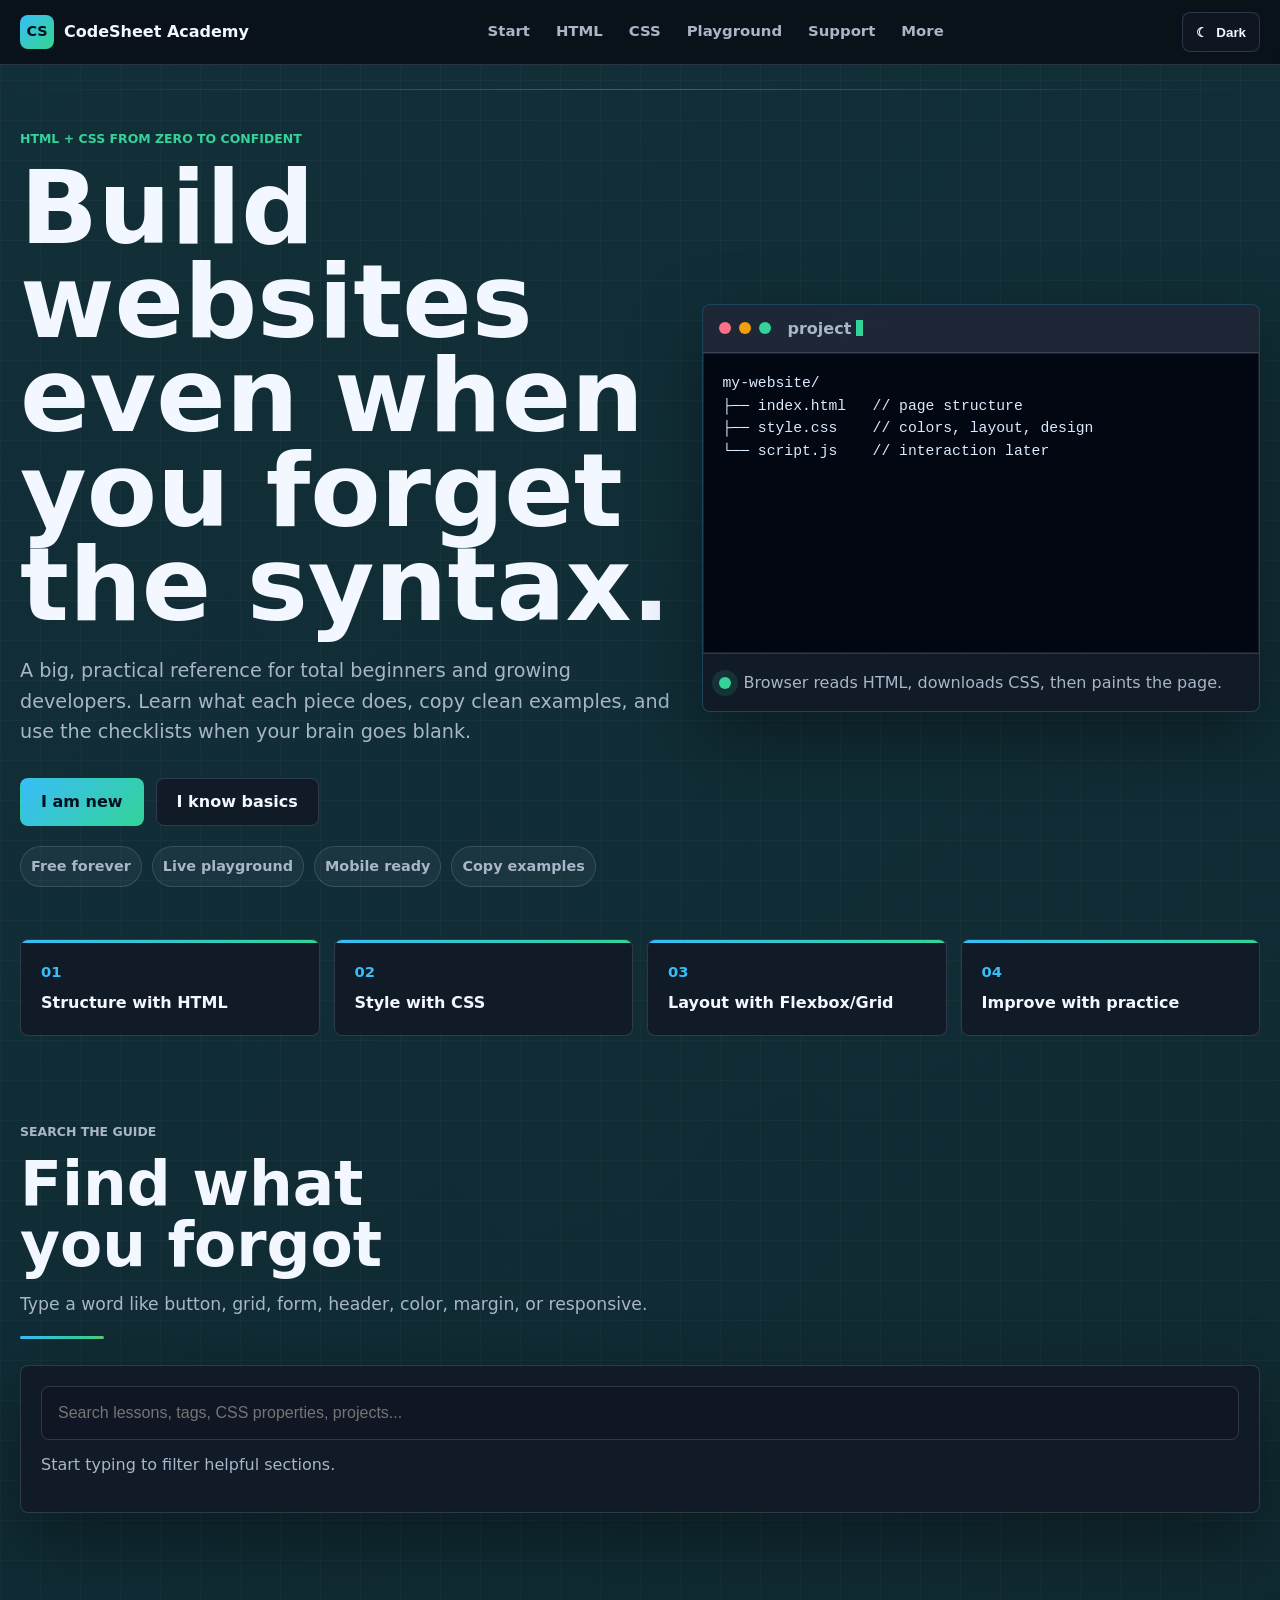
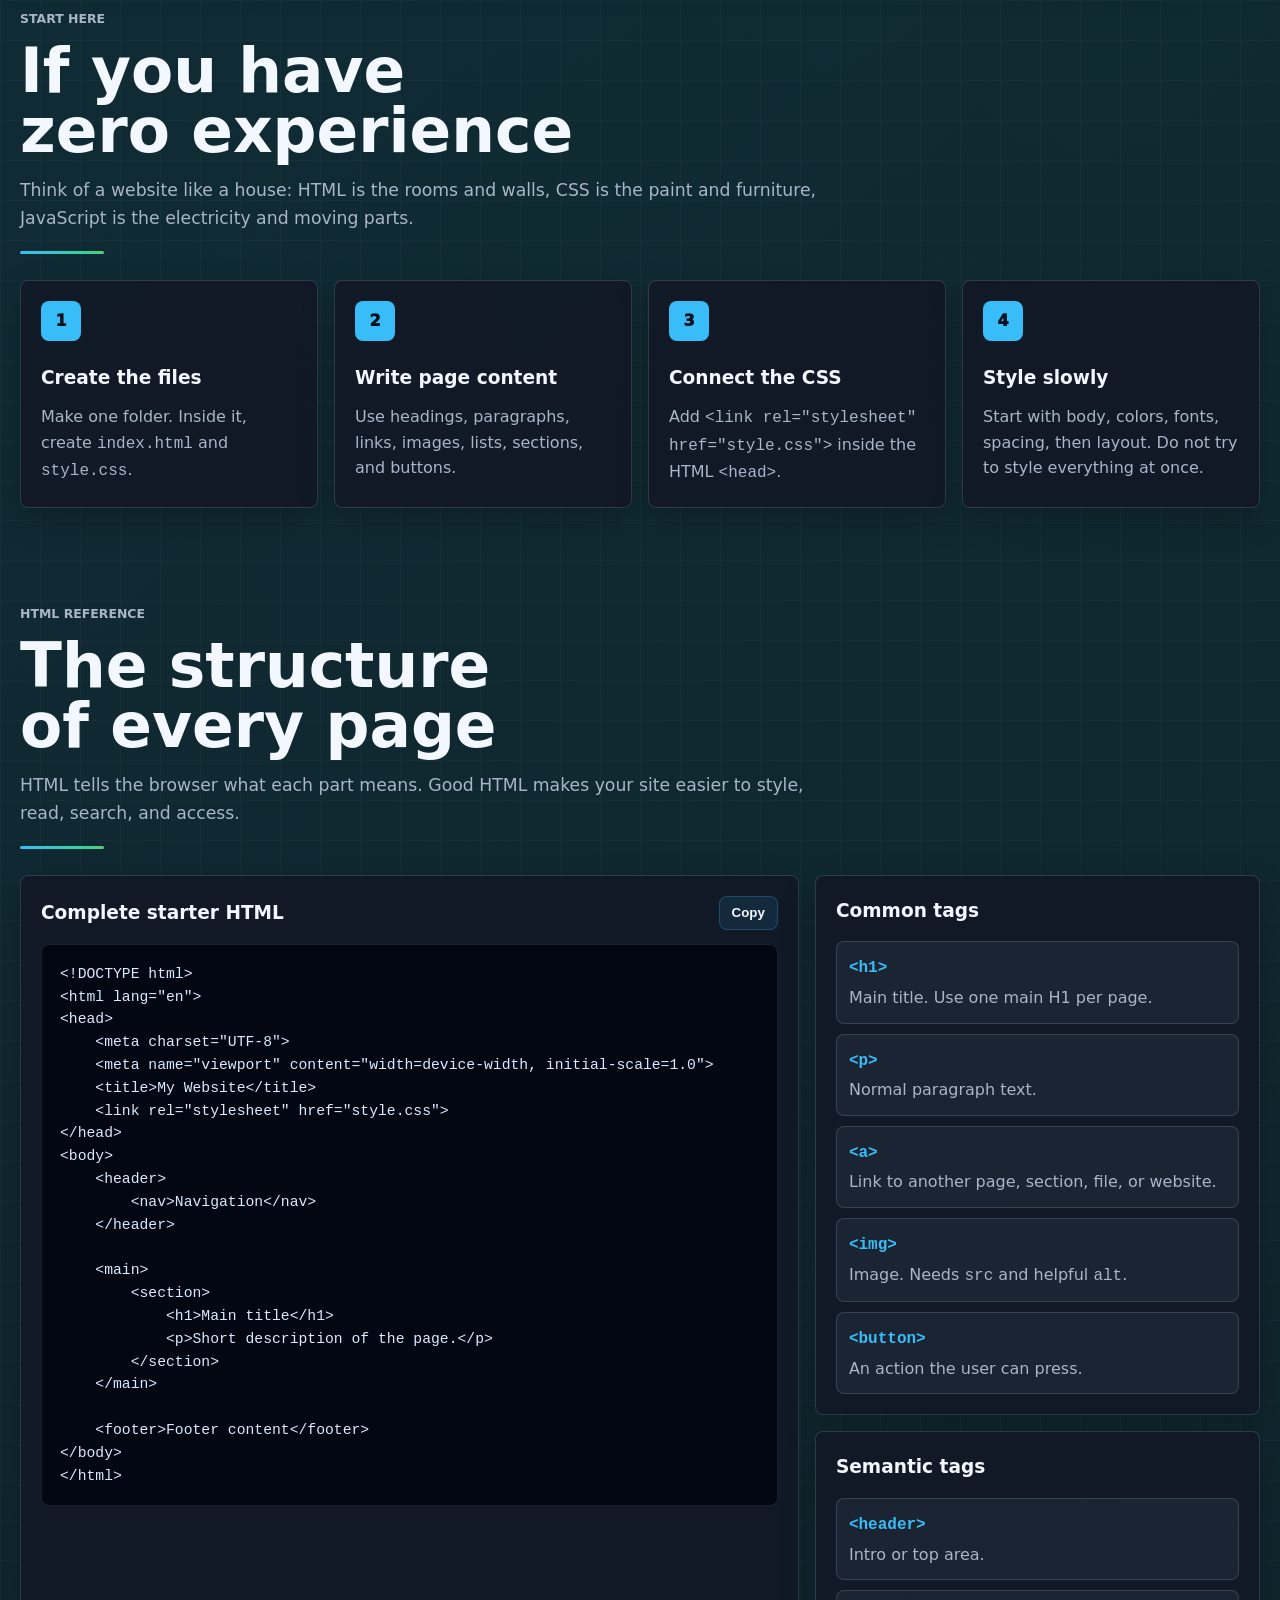
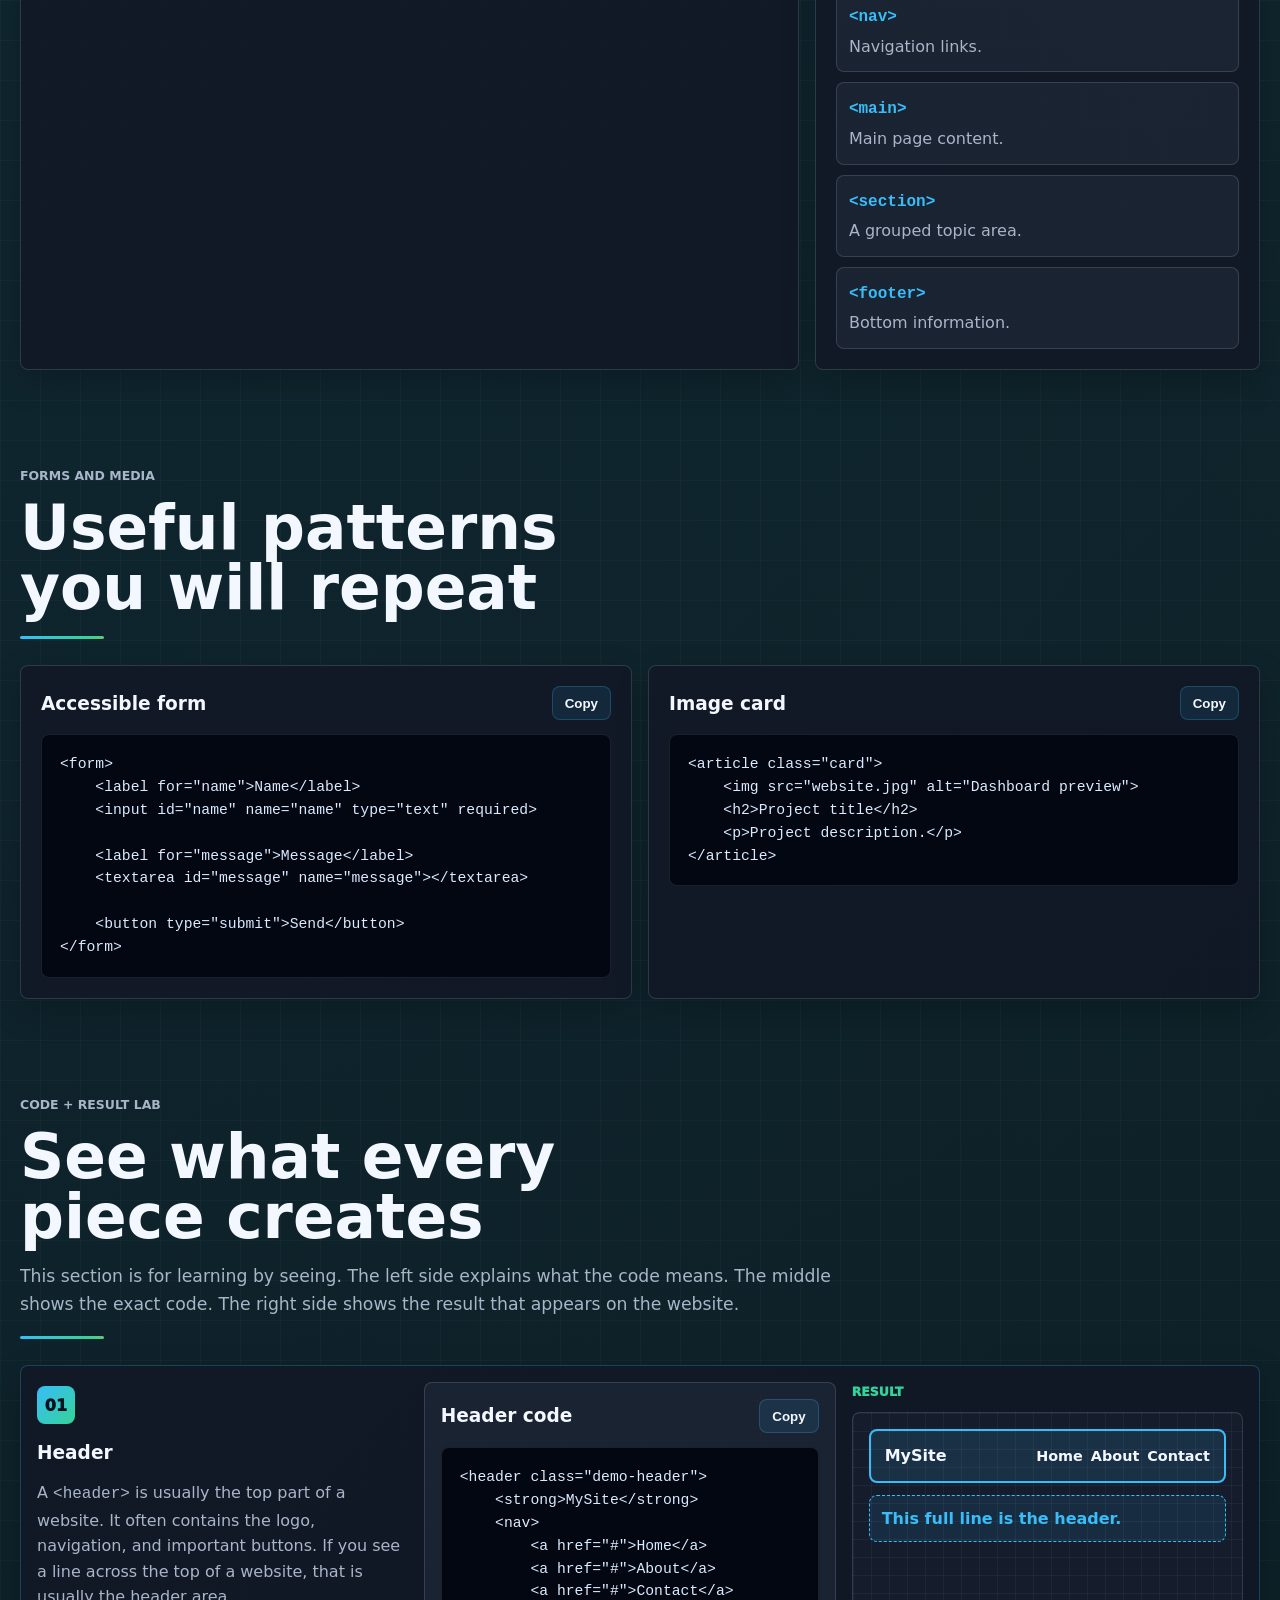
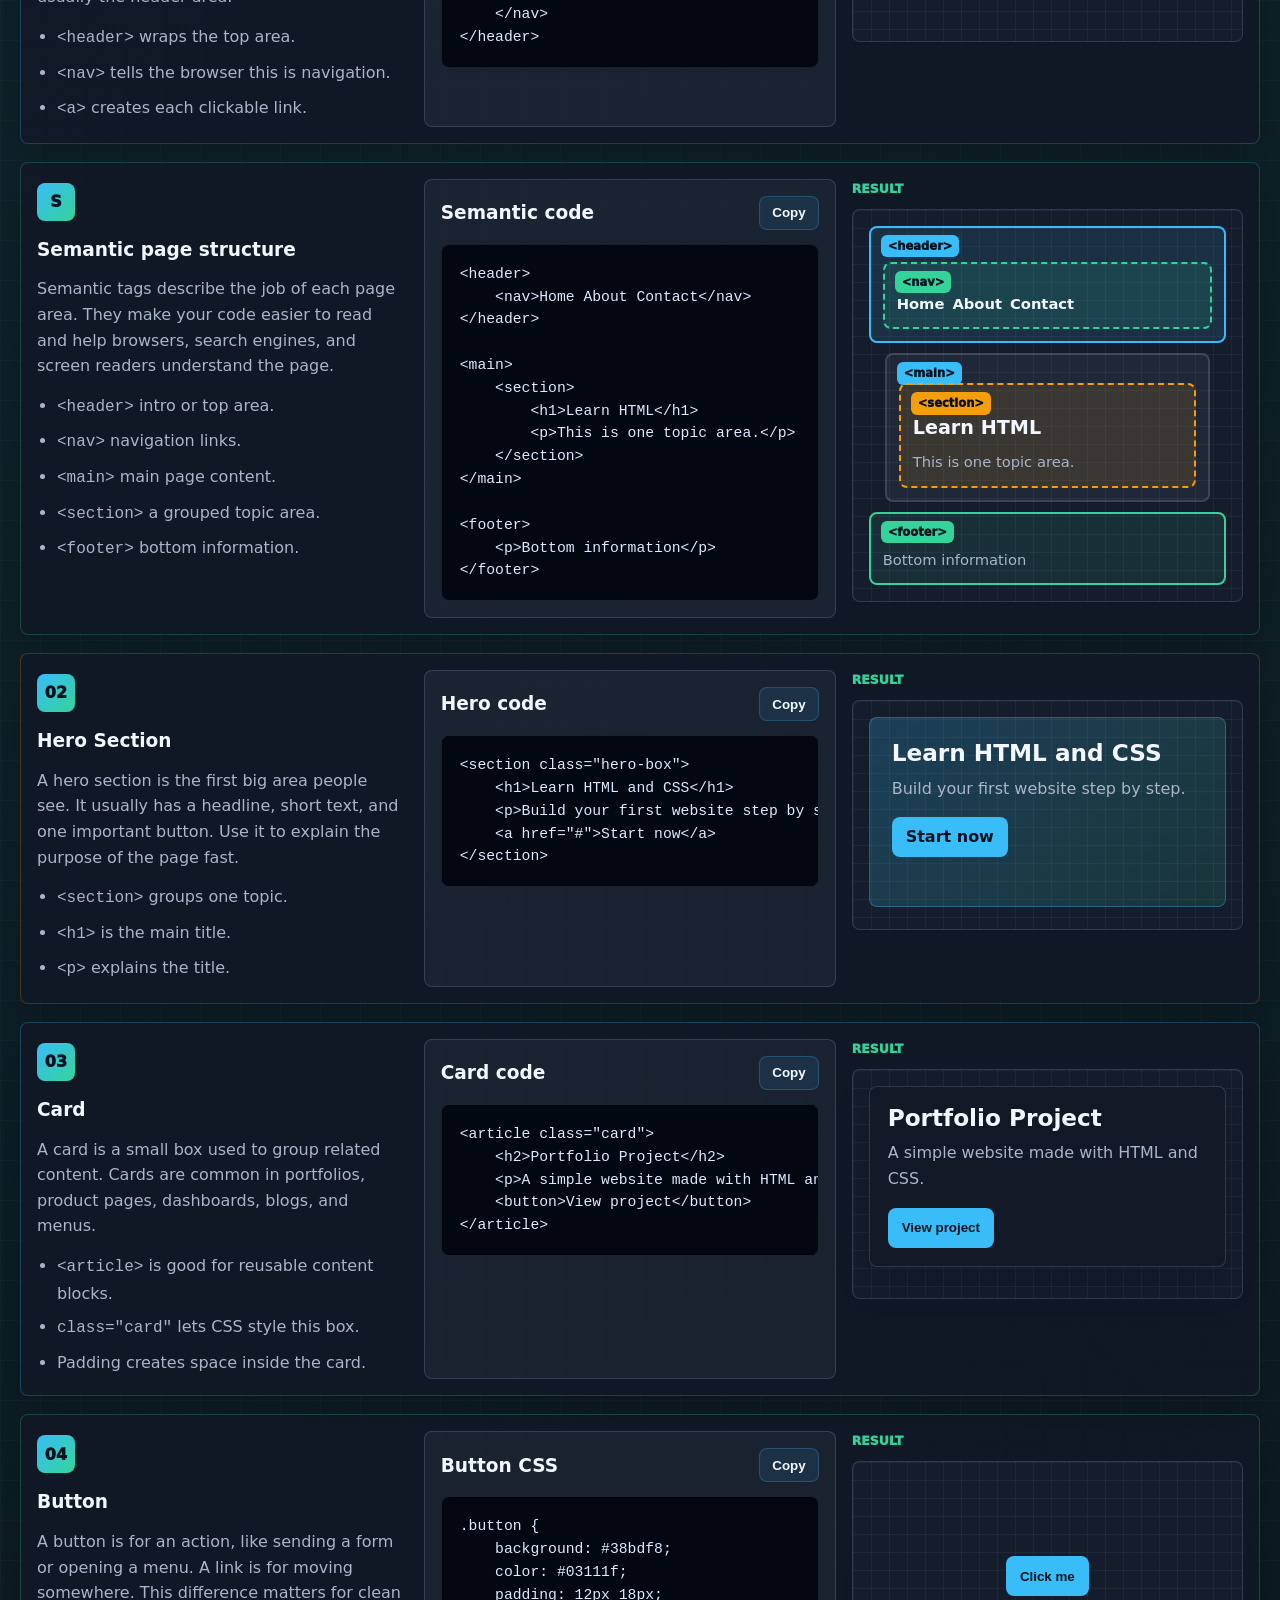
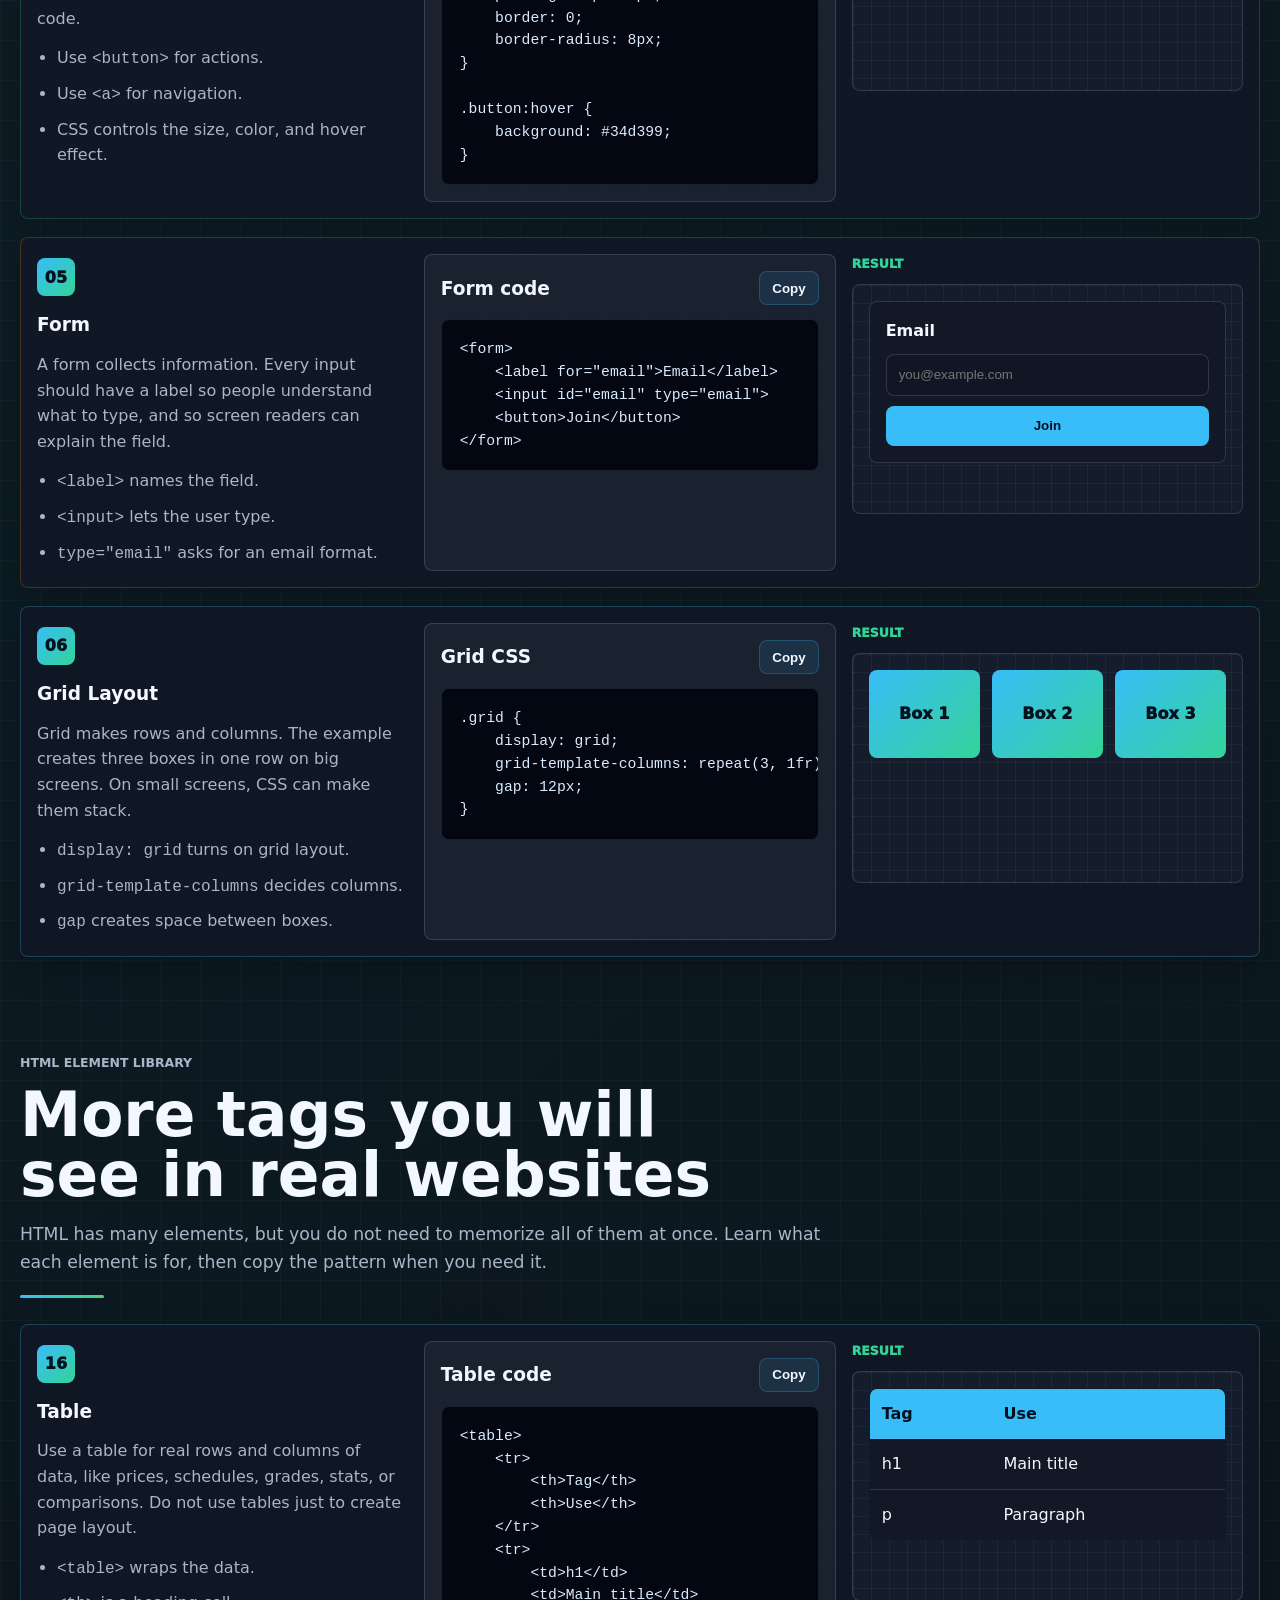
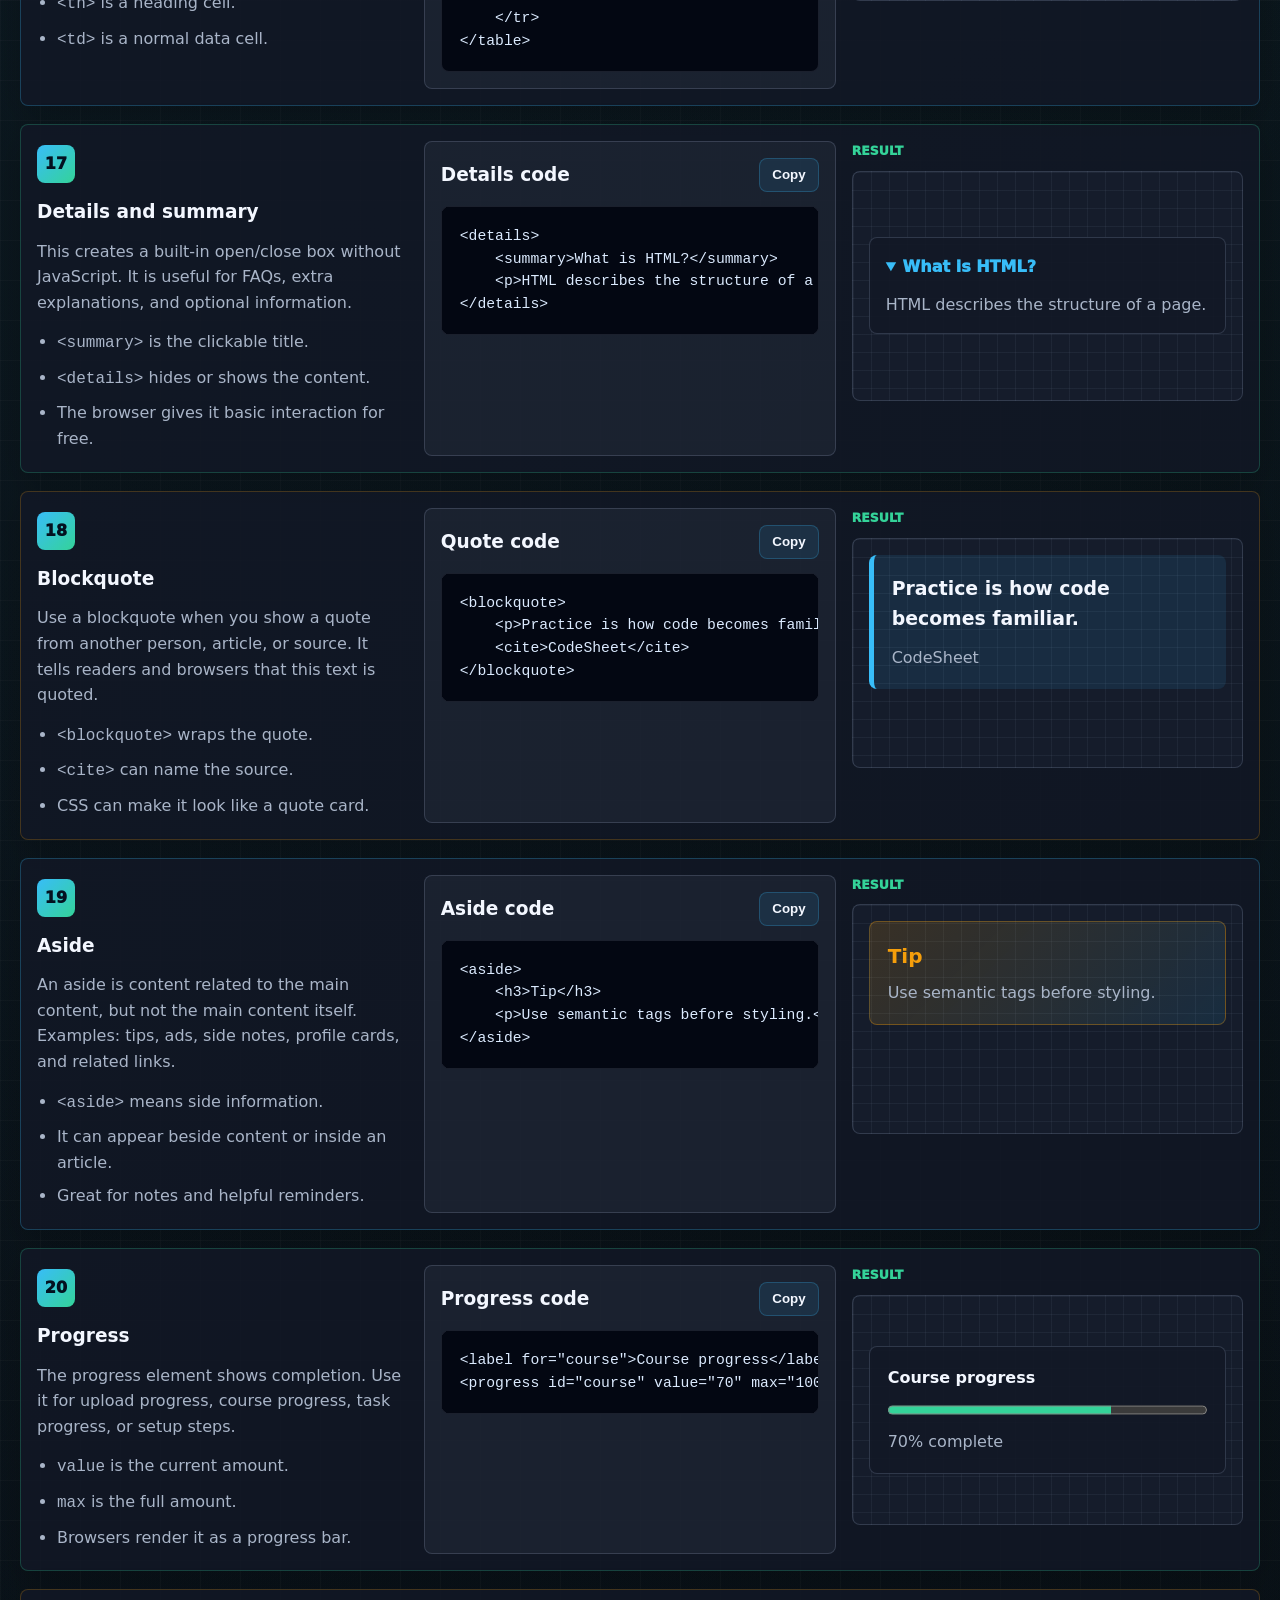
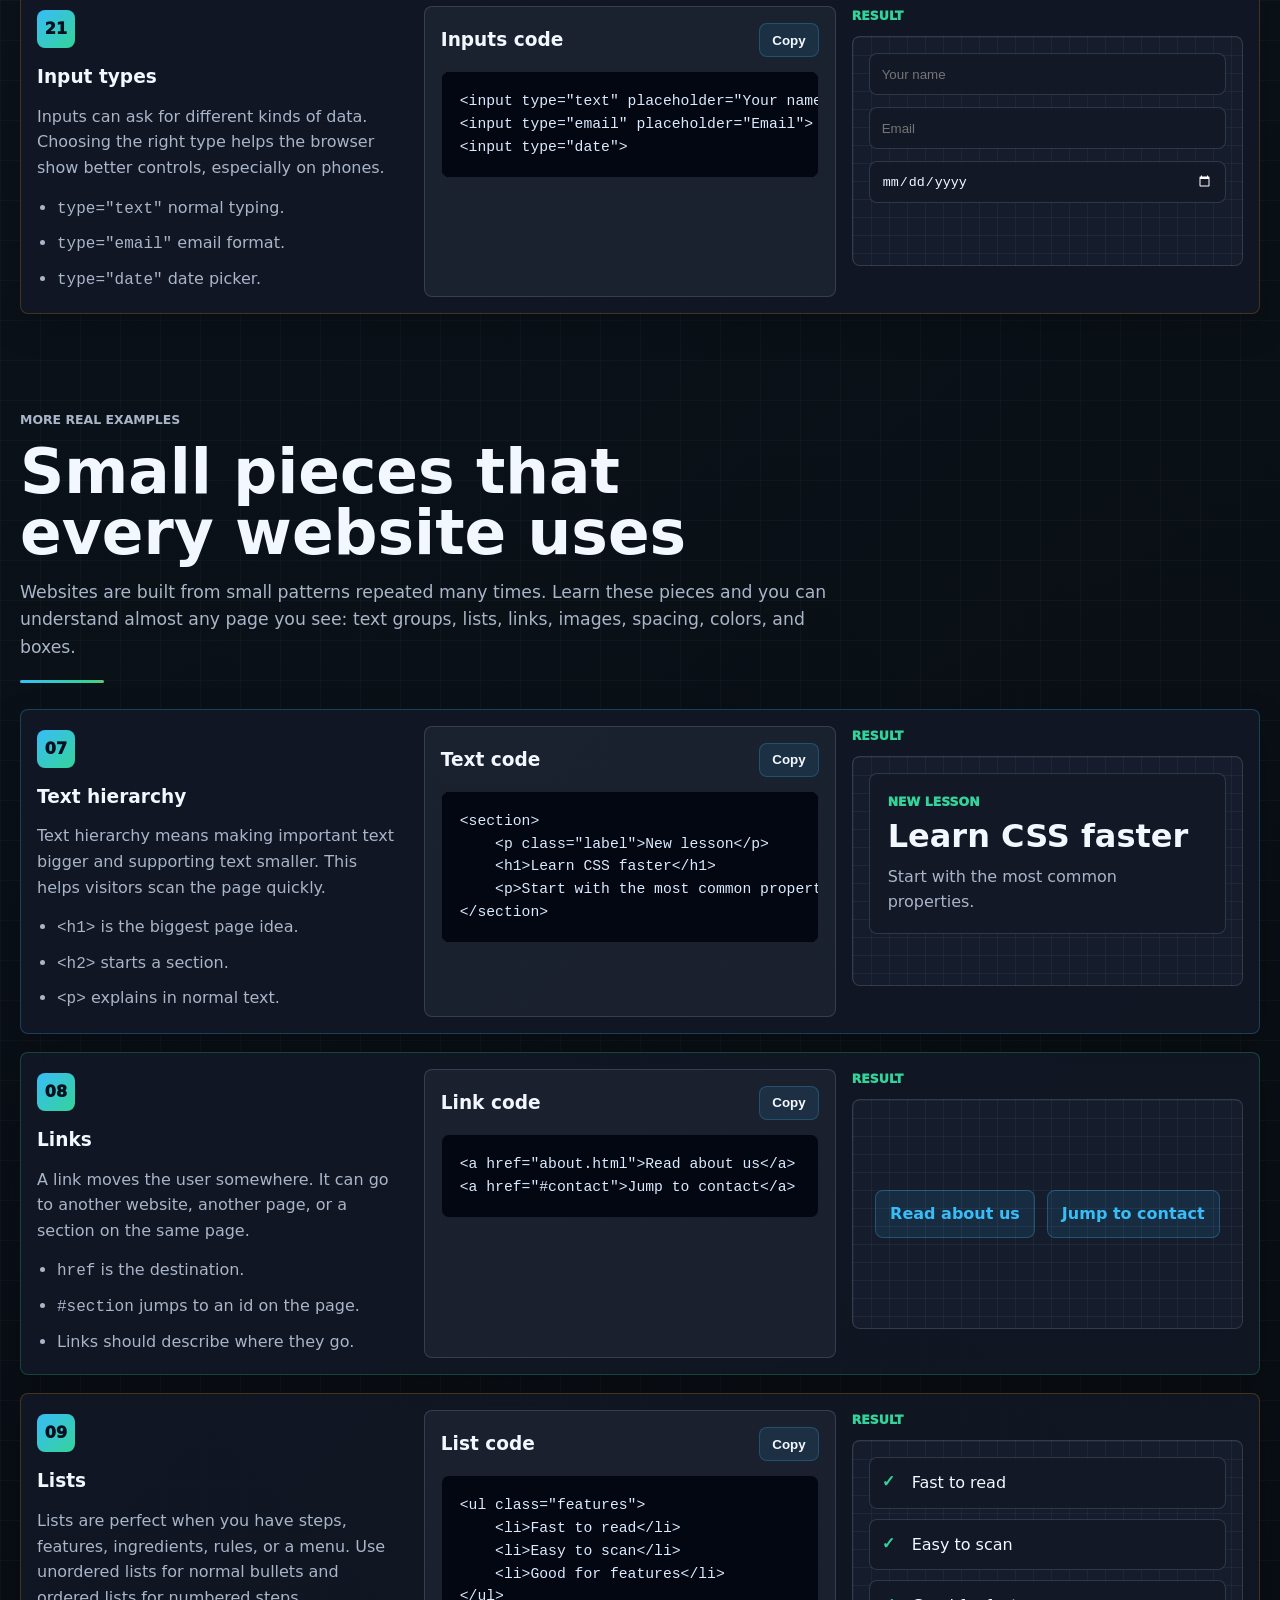
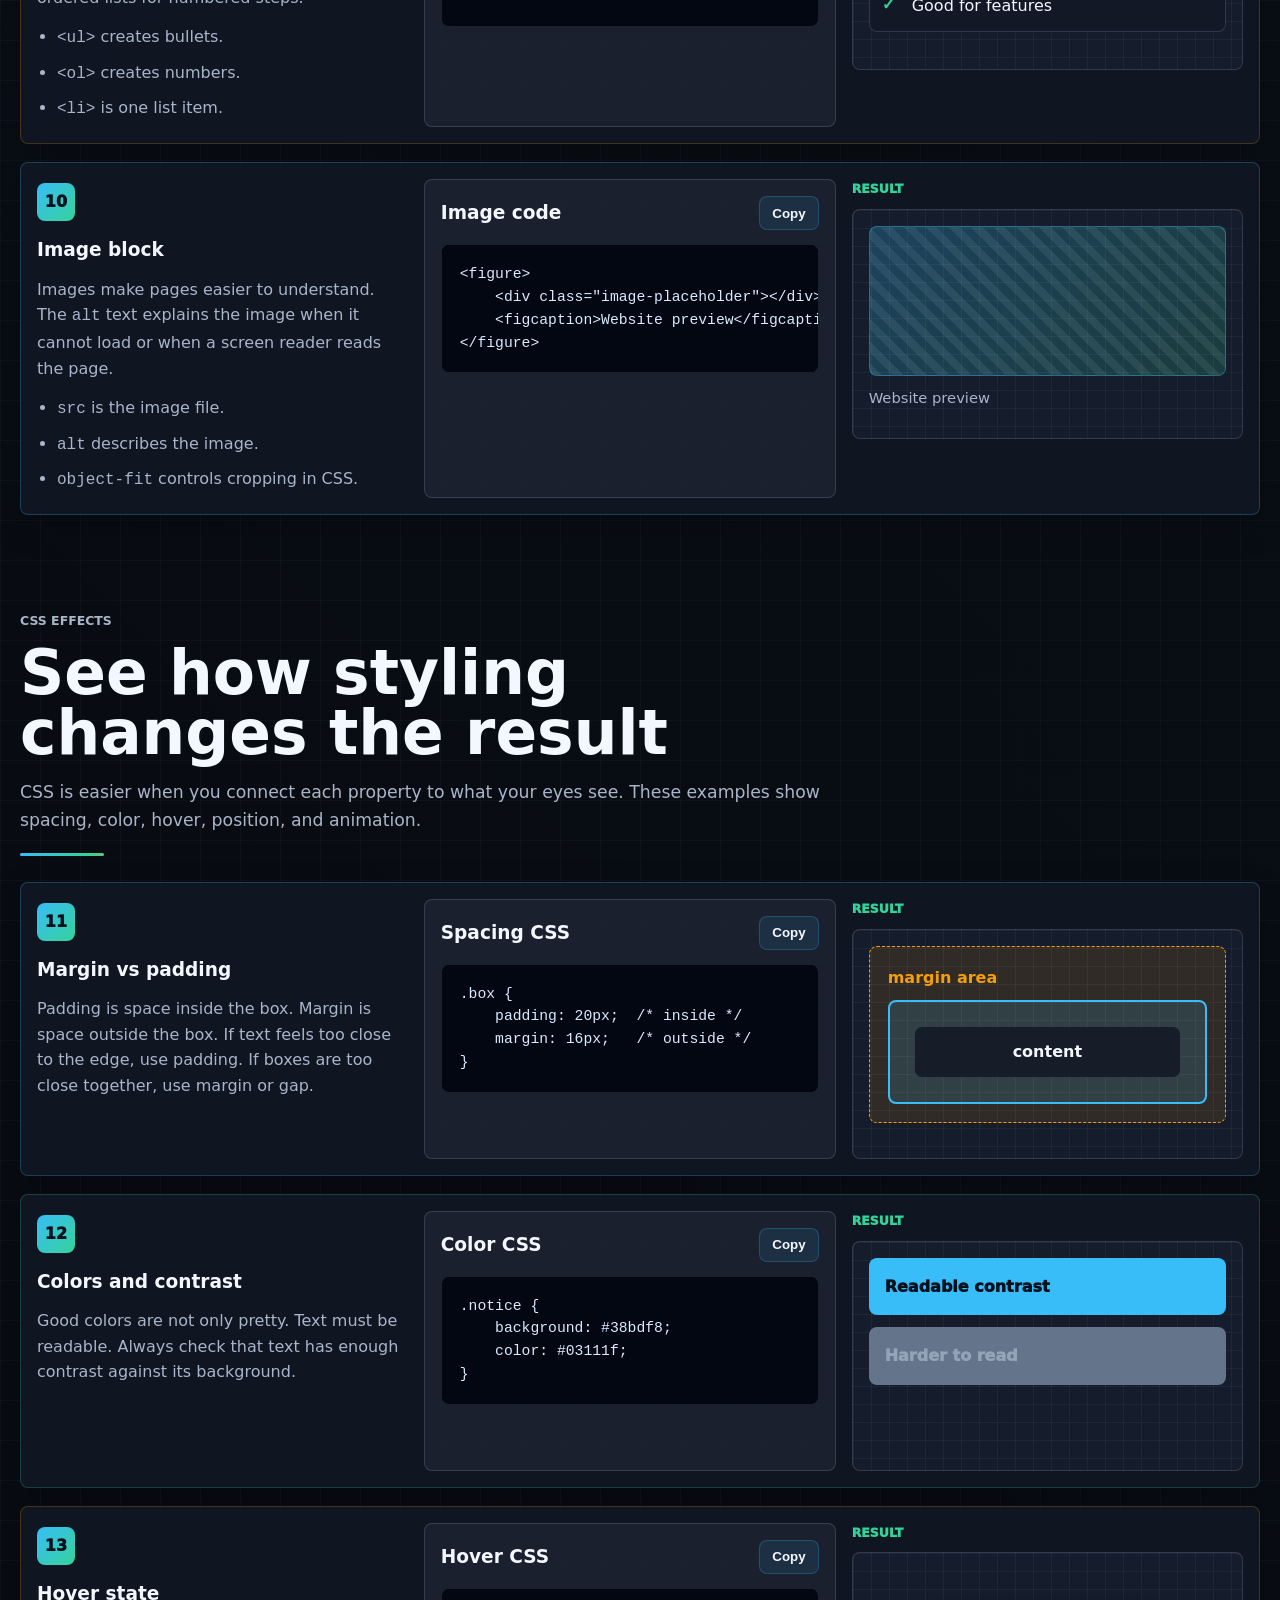
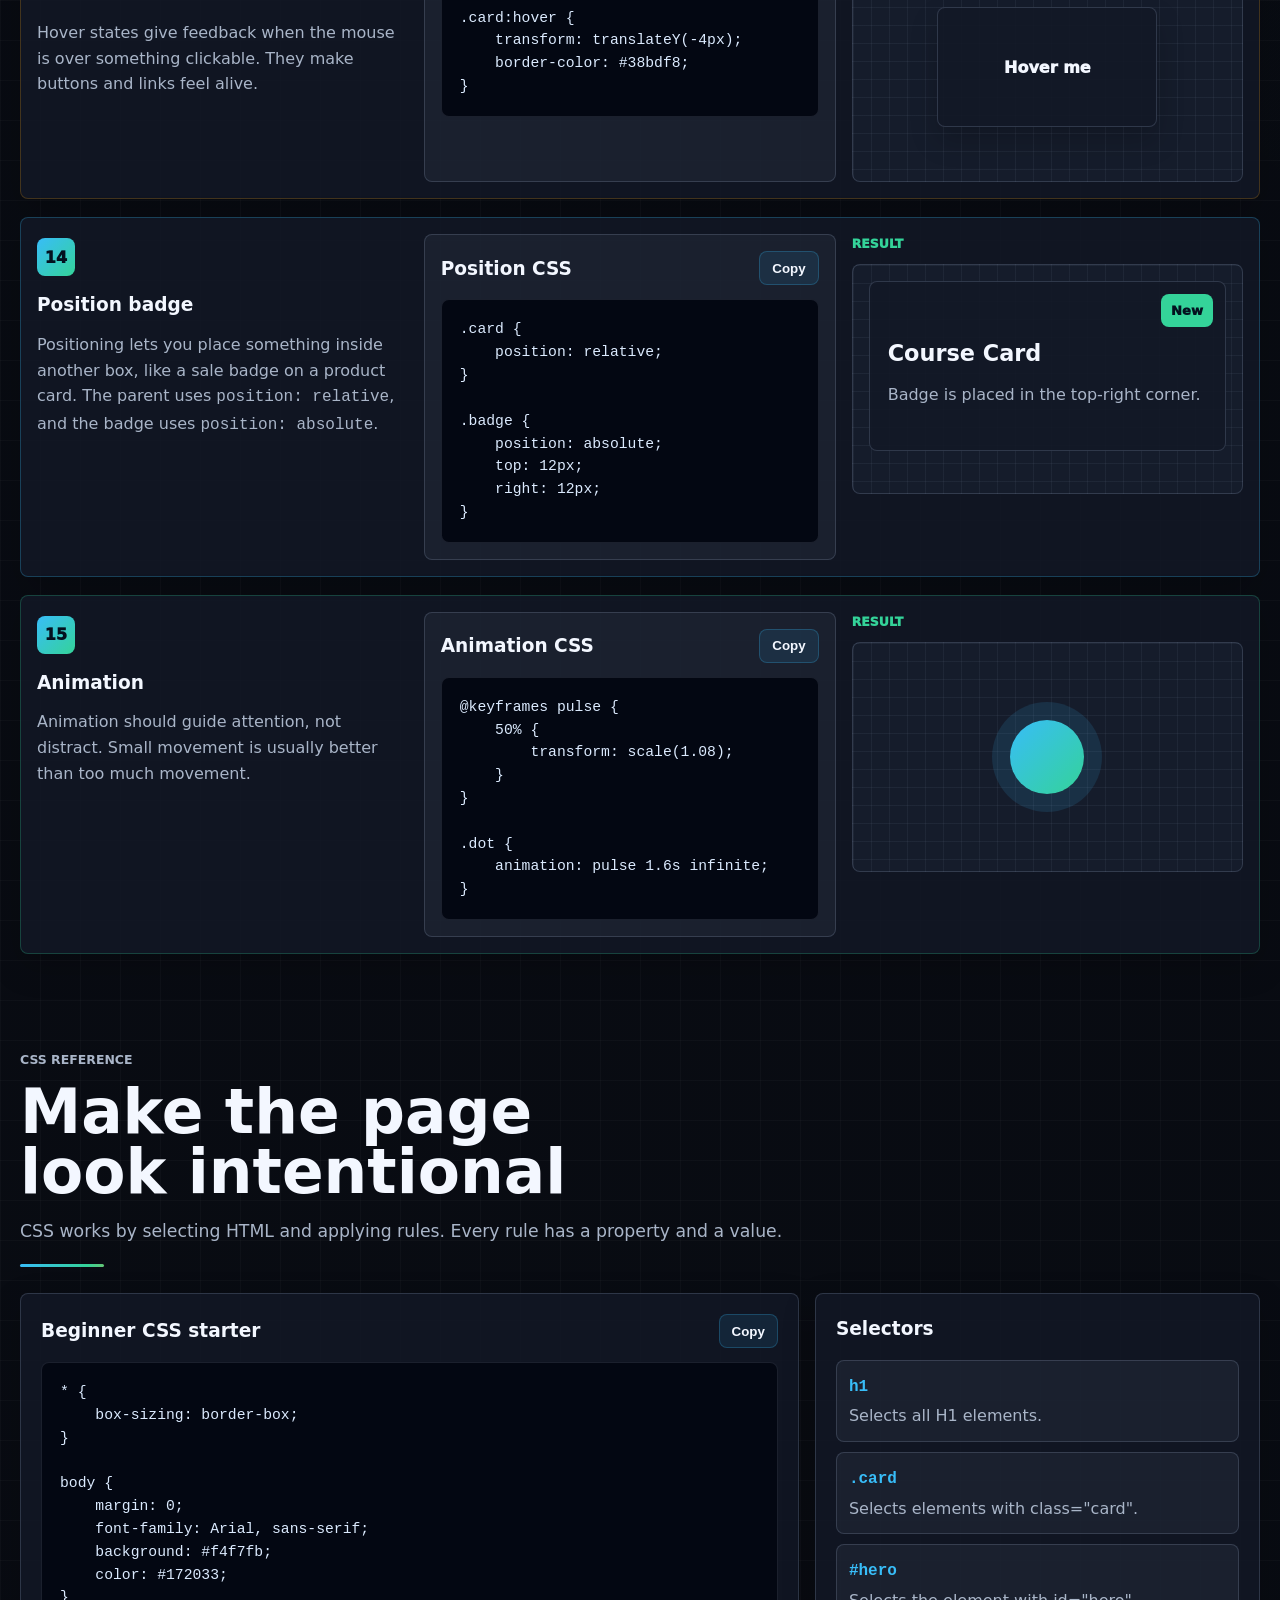
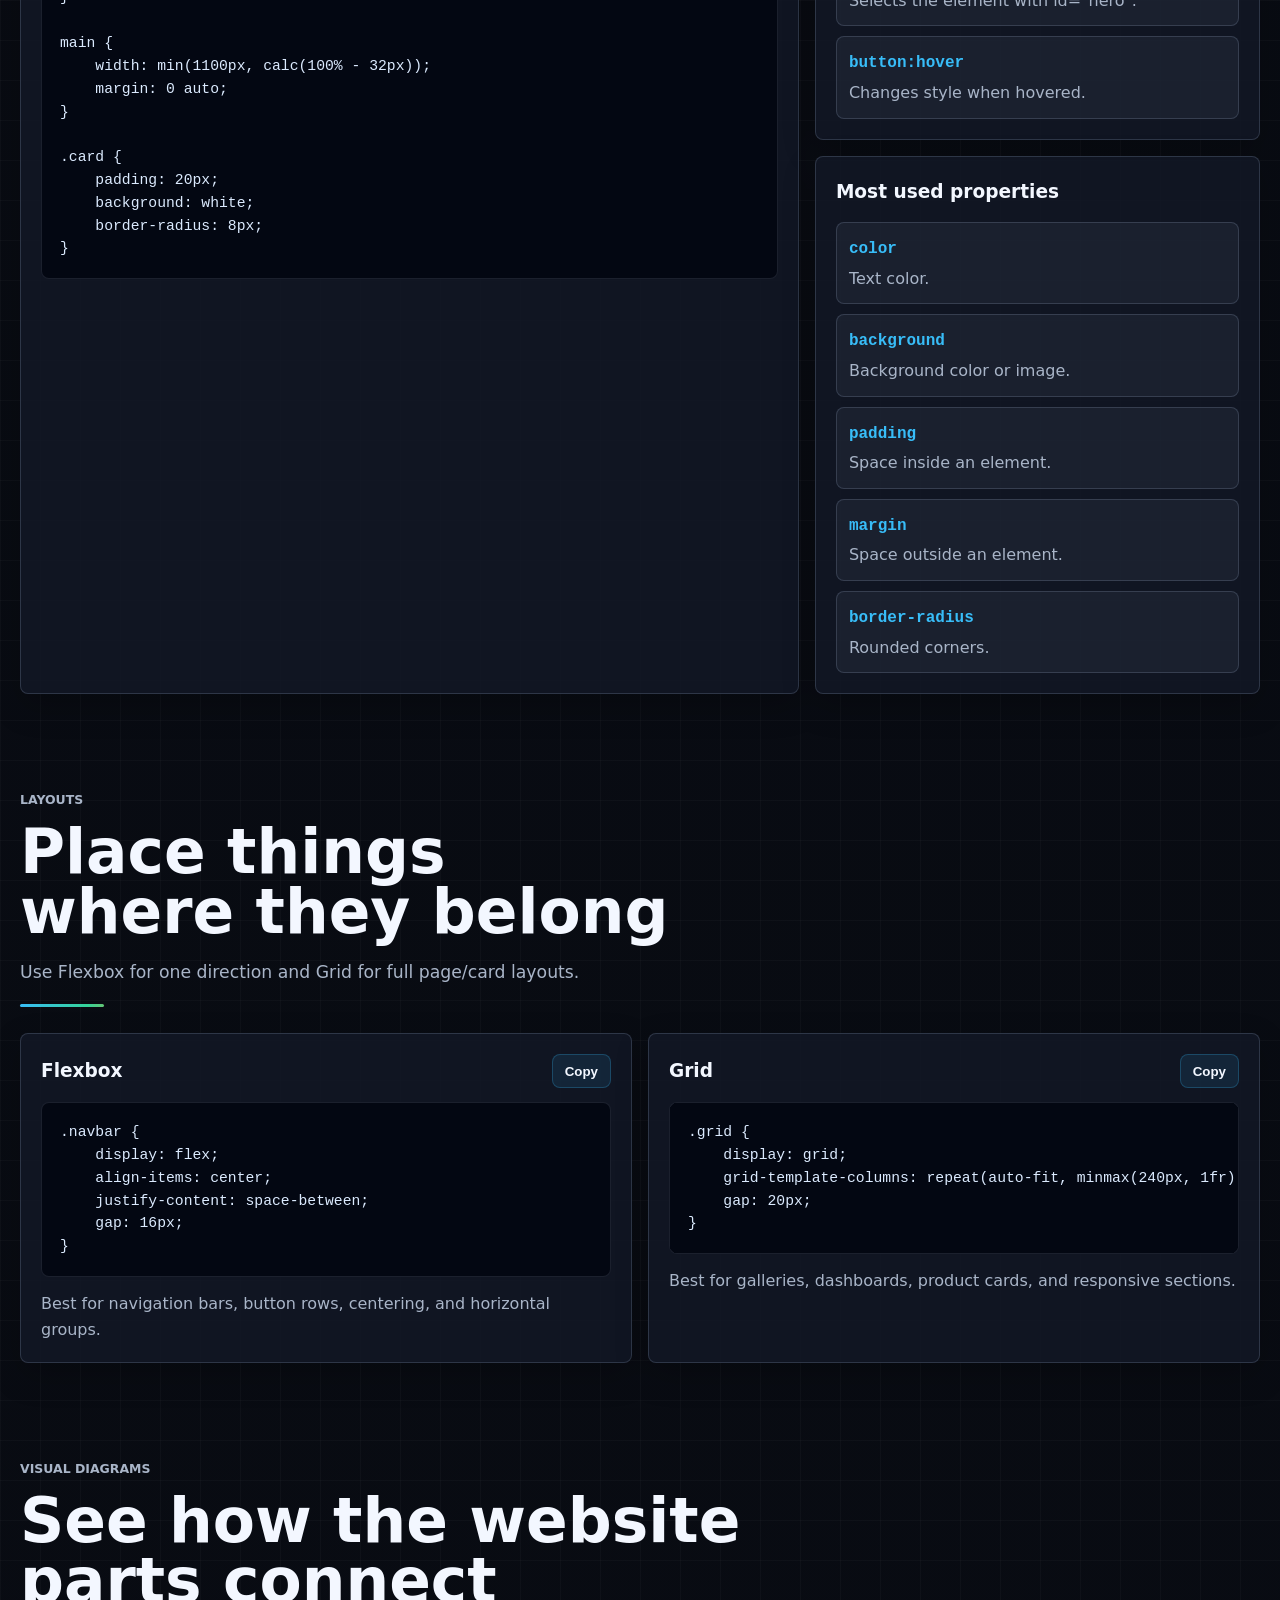
<file: game/index.html>
<!DOCTYPE html>
<html lang="en">
<head>
    <meta charset="UTF-8">
    <meta name="viewport" content="width=device-width, initial-scale=1.0">
    <meta name="description" content="CodeSheet Academy is a beginner-friendly HTML and CSS learning website with visual examples, diagrams, quizzes, projects, a live playground, and copyable templates.">
    <meta name="author" content="CodeSheet Academy">
    <meta name="robots" content="index, follow">
    <meta name="theme-color" content="#070b14">
    <meta property="og:title" content="CodeSheet Academy | HTML + CSS Guide">
    <meta property="og:description" content="Learn HTML and CSS with code examples, visual results, diagrams, projects, quizzes, and a live playground.">
    <meta property="og:type" content="website">
    <meta property="og:url" content="/">
    <meta name="twitter:card" content="summary_large_image">
    <meta name="twitter:title" content="CodeSheet Academy | HTML + CSS Guide">
    <meta name="twitter:description" content="A complete HTML and CSS learning guide for beginners and growing developers.">
    <title>CodeSheet Academy | HTML + CSS Guide</title>
    <script type="application/ld+json">
        {
            "@context": "https://schema.org",
            "@type": "LearningResource",
            "name": "CodeSheet Academy",
            "description": "A complete HTML and CSS learning guide with examples, diagrams, projects, quizzes, and a live playground.",
            "learningResourceType": "Interactive guide",
            "educationalLevel": "Beginner to intermediate",
            "teaches": ["HTML", "CSS", "Responsive design", "Web layout"]
        }
    </script>
    <link rel="icon" href="favicon.svg" type="image/svg+xml">
    <link rel="manifest" href="site.webmanifest">
    <link rel="stylesheet" href="style.css">
    <script src="script.js" defer></script>
</head>
<body>
    <a class="skip-link" href="#top">Skip to main content</a>
    <div class="scroll-progress" aria-hidden="true"></div>
    <header class="site-header">
        <nav class="navbar" aria-label="Main navigation">
            <a class="brand" href="#top">
                <span class="brand-mark">CS</span>
                <span>CodeSheet Academy</span>
            </a>

            <button class="menu-toggle" type="button" aria-label="Open navigation" aria-expanded="false">
                <span></span>
                <span></span>
                <span></span>
            </button>

            <div class="nav-links">
                <a href="#start">Start</a>
                <a href="#html">HTML</a>
                <a href="#css">CSS</a>
                <a href="#playground">Playground</a>
                <a href="#support">Support</a>
                <details class="more-menu">
                    <summary>More</summary>
                    <div>
                        <a href="#examples">Examples</a>
                        <a href="#html-elements">Elements</a>
                        <a href="#layouts">Layouts</a>
                        <a href="#diagrams">Diagrams</a>
                        <a href="#projects">Projects</a>
                        <a href="#dictionary">Dictionary</a>
                        <a href="#challenges">Challenges</a>
                        <a href="#progress">Progress</a>
                        <a href="#quiz">Quiz</a>
                        <a href="#publish">Publish</a>
                    </div>
                </details>
            </div>

            <button class="theme-toggle" type="button" aria-label="Toggle dark mode">
                <span class="theme-icon" aria-hidden="true">☾</span>
                <span class="theme-label">Dark</span>
            </button>
        </nav>
    </header>

    <main id="top">
        <section class="hero">
            <div class="hero-content">
                <p class="eyebrow">HTML + CSS from zero to confident</p>
                <h1>Build websites even when you forget the syntax.</h1>
                <p class="hero-text">
                    A big, practical reference for total beginners and growing developers.
                    Learn what each piece does, copy clean examples, and use the checklists
                    when your brain goes blank.
                </p>
                <div class="hero-actions">
                    <a class="button primary" href="#start">I am new</a>
                    <a class="button secondary" href="#advanced">I know basics</a>
                </div>
                <div class="hero-chips" aria-label="Main site features">
                    <span>Free forever</span>
                    <span>Live playground</span>
                    <span>Mobile ready</span>
                    <span>Copy examples</span>
                </div>
            </div>

            <aside class="hero-panel" aria-label="Website file structure example">
                <div class="panel-top">
                    <span></span>
                    <span></span>
                    <span></span>
                    <strong>project</strong>
                </div>
                <pre><code>my-website/
├── index.html   // page structure
├── style.css    // colors, layout, design
└── script.js    // interaction later</code></pre>
                <div class="mini-result">
                    <span class="dot"></span>
                    <p>Browser reads HTML, downloads CSS, then paints the page.</p>
                </div>
            </aside>
        </section>

        <section class="stats-grid" aria-label="Learning overview">
            <article>
                <strong>01</strong>
                <span>Structure with HTML</span>
            </article>
            <article>
                <strong>02</strong>
                <span>Style with CSS</span>
            </article>
            <article>
                <strong>03</strong>
                <span>Layout with Flexbox/Grid</span>
            </article>
            <article>
                <strong>04</strong>
                <span>Improve with practice</span>
            </article>
        </section>

        <section id="search" class="section search-section">
            <div class="section-heading compact">
                <p class="eyebrow">Search the guide</p>
                <h2>Find what you forgot</h2>
                <p>Type a word like button, grid, form, header, color, margin, or responsive.</p>
            </div>

            <div class="search-tool">
                <input id="site-search" type="search" aria-label="Search lessons" placeholder="Search lessons, tags, CSS properties, projects...">
                <p id="search-count">Start typing to filter helpful sections.</p>
                <div class="search-results" id="search-results" aria-live="polite"></div>
            </div>
        </section>

        <section id="start" class="section">
            <div class="section-heading">
                <p class="eyebrow">Start here</p>
                <h2>If you have zero experience</h2>
                <p>Think of a website like a house: HTML is the rooms and walls, CSS is the paint and furniture, JavaScript is the electricity and moving parts.</p>
            </div>

            <div class="learning-path">
                <article class="lesson-card">
                    <span class="step">1</span>
                    <h3>Create the files</h3>
                    <p>Make one folder. Inside it, create <code>index.html</code> and <code>style.css</code>.</p>
                </article>
                <article class="lesson-card">
                    <span class="step">2</span>
                    <h3>Write page content</h3>
                    <p>Use headings, paragraphs, links, images, lists, sections, and buttons.</p>
                </article>
                <article class="lesson-card">
                    <span class="step">3</span>
                    <h3>Connect the CSS</h3>
                    <p>Add <code>&lt;link rel="stylesheet" href="style.css"&gt;</code> inside the HTML <code>&lt;head&gt;</code>.</p>
                </article>
                <article class="lesson-card">
                    <span class="step">4</span>
                    <h3>Style slowly</h3>
                    <p>Start with body, colors, fonts, spacing, then layout. Do not try to style everything at once.</p>
                </article>
            </div>
        </section>

        <section id="html" class="section">
            <div class="section-heading">
                <p class="eyebrow">HTML reference</p>
                <h2>The structure of every page</h2>
                <p>HTML tells the browser what each part means. Good HTML makes your site easier to style, read, search, and access.</p>
            </div>

            <div class="content-grid">
                <article class="code-card wide">
                    <div class="card-title">
                        <h3>Complete starter HTML</h3>
                        <button class="copy-btn" type="button" data-copy>Copy</button>
                    </div>
                    <pre><code>&lt;!DOCTYPE html&gt;
&lt;html lang="en"&gt;
&lt;head&gt;
    &lt;meta charset="UTF-8"&gt;
    &lt;meta name="viewport" content="width=device-width, initial-scale=1.0"&gt;
    &lt;title&gt;My Website&lt;/title&gt;
    &lt;link rel="stylesheet" href="style.css"&gt;
&lt;/head&gt;
&lt;body&gt;
    &lt;header&gt;
        &lt;nav&gt;Navigation&lt;/nav&gt;
    &lt;/header&gt;

    &lt;main&gt;
        &lt;section&gt;
            &lt;h1&gt;Main title&lt;/h1&gt;
            &lt;p&gt;Short description of the page.&lt;/p&gt;
        &lt;/section&gt;
    &lt;/main&gt;

    &lt;footer&gt;Footer content&lt;/footer&gt;
&lt;/body&gt;
&lt;/html&gt;</code></pre>
                </article>

                <article class="reference-card">
                    <h3>Common tags</h3>
                    <dl class="reference-list">
                        <div><dt><code>&lt;h1&gt;</code></dt><dd>Main title. Use one main H1 per page.</dd></div>
                        <div><dt><code>&lt;p&gt;</code></dt><dd>Normal paragraph text.</dd></div>
                        <div><dt><code>&lt;a&gt;</code></dt><dd>Link to another page, section, file, or website.</dd></div>
                        <div><dt><code>&lt;img&gt;</code></dt><dd>Image. Needs <code>src</code> and helpful <code>alt</code>.</dd></div>
                        <div><dt><code>&lt;button&gt;</code></dt><dd>An action the user can press.</dd></div>
                    </dl>
                </article>

                <article class="reference-card">
                    <h3>Semantic tags</h3>
                    <dl class="reference-list">
                        <div><dt><code>&lt;header&gt;</code></dt><dd>Intro or top area.</dd></div>
                        <div><dt><code>&lt;nav&gt;</code></dt><dd>Navigation links.</dd></div>
                        <div><dt><code>&lt;main&gt;</code></dt><dd>Main page content.</dd></div>
                        <div><dt><code>&lt;section&gt;</code></dt><dd>A grouped topic area.</dd></div>
                        <div><dt><code>&lt;footer&gt;</code></dt><dd>Bottom information.</dd></div>
                    </dl>
                </article>
            </div>
        </section>

        <section class="section">
            <div class="section-heading compact">
                <p class="eyebrow">Forms and media</p>
                <h2>Useful patterns you will repeat</h2>
            </div>

            <div class="two-column">
                <article class="code-card">
                    <div class="card-title">
                        <h3>Accessible form</h3>
                        <button class="copy-btn" type="button" data-copy>Copy</button>
                    </div>
                    <pre><code>&lt;form&gt;
    &lt;label for="name"&gt;Name&lt;/label&gt;
    &lt;input id="name" name="name" type="text" required&gt;

    &lt;label for="message"&gt;Message&lt;/label&gt;
    &lt;textarea id="message" name="message"&gt;&lt;/textarea&gt;

    &lt;button type="submit"&gt;Send&lt;/button&gt;
&lt;/form&gt;</code></pre>
                </article>

                <article class="code-card">
                    <div class="card-title">
                        <h3>Image card</h3>
                        <button class="copy-btn" type="button" data-copy>Copy</button>
                    </div>
                    <pre><code>&lt;article class="card"&gt;
    &lt;img src="website.jpg" alt="Dashboard preview"&gt;
    &lt;h2&gt;Project title&lt;/h2&gt;
    &lt;p&gt;Project description.&lt;/p&gt;
&lt;/article&gt;</code></pre>
                </article>
            </div>
        </section>

        <section id="examples" class="section">
            <div class="section-heading">
                <p class="eyebrow">Code + result lab</p>
                <h2>See what every piece creates</h2>
                <p>
                    This section is for learning by seeing. The left side explains what the code means.
                    The middle shows the exact code. The right side shows the result that appears on the website.
                </p>
            </div>

            <div class="example-stack">
                <article class="demo-card">
                    <div class="demo-explain">
                        <span class="demo-number">01</span>
                        <h3>Header</h3>
                        <p>
                            A <code>&lt;header&gt;</code> is usually the top part of a website. It often contains the logo,
                            navigation, and important buttons. If you see a line across the top of a website,
                            that is usually the header area.
                        </p>
                        <ul>
                            <li><code>&lt;header&gt;</code> wraps the top area.</li>
                            <li><code>&lt;nav&gt;</code> tells the browser this is navigation.</li>
                            <li><code>&lt;a&gt;</code> creates each clickable link.</li>
                        </ul>
                    </div>
                    <div class="demo-code">
                        <div class="card-title">
                            <h3>Header code</h3>
                            <button class="copy-btn" type="button" data-copy>Copy</button>
                        </div>
                        <pre><code>&lt;header class="demo-header"&gt;
    &lt;strong&gt;MySite&lt;/strong&gt;
    &lt;nav&gt;
        &lt;a href="#"&gt;Home&lt;/a&gt;
        &lt;a href="#"&gt;About&lt;/a&gt;
        &lt;a href="#"&gt;Contact&lt;/a&gt;
    &lt;/nav&gt;
&lt;/header&gt;</code></pre>
                    </div>
                    <div class="demo-result">
                        <p class="result-label">Result</p>
                        <div class="result-frame">
                            <header class="sample-header">
                                <strong>MySite</strong>
                                <nav>
                                    <a href="#">Home</a>
                                    <a href="#">About</a>
                                    <a href="#">Contact</a>
                                </nav>
                            </header>
                            <div class="callout-line">This full line is the header.</div>
                        </div>
                    </div>
                </article>

                <article class="demo-card">
                    <div class="demo-explain">
                        <span class="demo-number">S</span>
                        <h3>Semantic page structure</h3>
                        <p>
                            Semantic tags describe the job of each page area. They make your code easier to read
                            and help browsers, search engines, and screen readers understand the page.
                        </p>
                        <ul>
                            <li><code>&lt;header&gt;</code> intro or top area.</li>
                            <li><code>&lt;nav&gt;</code> navigation links.</li>
                            <li><code>&lt;main&gt;</code> main page content.</li>
                            <li><code>&lt;section&gt;</code> a grouped topic area.</li>
                            <li><code>&lt;footer&gt;</code> bottom information.</li>
                        </ul>
                    </div>
                    <div class="demo-code">
                        <div class="card-title">
                            <h3>Semantic code</h3>
                            <button class="copy-btn" type="button" data-copy>Copy</button>
                        </div>
                        <pre><code>&lt;header&gt;
    &lt;nav&gt;Home About Contact&lt;/nav&gt;
&lt;/header&gt;

&lt;main&gt;
    &lt;section&gt;
        &lt;h1&gt;Learn HTML&lt;/h1&gt;
        &lt;p&gt;This is one topic area.&lt;/p&gt;
    &lt;/section&gt;
&lt;/main&gt;

&lt;footer&gt;
    &lt;p&gt;Bottom information&lt;/p&gt;
&lt;/footer&gt;</code></pre>
                    </div>
                    <div class="demo-result">
                        <p class="result-label">Result</p>
                        <div class="result-frame">
                            <div class="sample-semantic-page">
                                <header>
                                    <span class="part-label">&lt;header&gt;</span>
                                    <nav>
                                        <span class="part-label">&lt;nav&gt;</span>
                                        <a href="#">Home</a>
                                        <a href="#">About</a>
                                        <a href="#">Contact</a>
                                    </nav>
                                </header>
                                <main>
                                    <span class="part-label">&lt;main&gt;</span>
                                    <section>
                                        <span class="part-label">&lt;section&gt;</span>
                                        <h4>Learn HTML</h4>
                                        <p>This is one topic area.</p>
                                    </section>
                                </main>
                                <footer>
                                    <span class="part-label">&lt;footer&gt;</span>
                                    <p>Bottom information</p>
                                </footer>
                            </div>
                        </div>
                    </div>
                </article>

                <article class="demo-card">
                    <div class="demo-explain">
                        <span class="demo-number">02</span>
                        <h3>Hero Section</h3>
                        <p>
                            A hero section is the first big area people see. It usually has a headline,
                            short text, and one important button. Use it to explain the purpose of the page fast.
                        </p>
                        <ul>
                            <li><code>&lt;section&gt;</code> groups one topic.</li>
                            <li><code>&lt;h1&gt;</code> is the main title.</li>
                            <li><code>&lt;p&gt;</code> explains the title.</li>
                        </ul>
                    </div>
                    <div class="demo-code">
                        <div class="card-title">
                            <h3>Hero code</h3>
                            <button class="copy-btn" type="button" data-copy>Copy</button>
                        </div>
                        <pre><code>&lt;section class="hero-box"&gt;
    &lt;h1&gt;Learn HTML and CSS&lt;/h1&gt;
    &lt;p&gt;Build your first website step by step.&lt;/p&gt;
    &lt;a href="#"&gt;Start now&lt;/a&gt;
&lt;/section&gt;</code></pre>
                    </div>
                    <div class="demo-result">
                        <p class="result-label">Result</p>
                        <div class="result-frame">
                            <section class="sample-hero">
                                <h4>Learn HTML and CSS</h4>
                                <p>Build your first website step by step.</p>
                                <a href="#">Start now</a>
                            </section>
                        </div>
                    </div>
                </article>

                <article class="demo-card">
                    <div class="demo-explain">
                        <span class="demo-number">03</span>
                        <h3>Card</h3>
                        <p>
                            A card is a small box used to group related content. Cards are common in portfolios,
                            product pages, dashboards, blogs, and menus.
                        </p>
                        <ul>
                            <li><code>&lt;article&gt;</code> is good for reusable content blocks.</li>
                            <li><code>class="card"</code> lets CSS style this box.</li>
                            <li>Padding creates space inside the card.</li>
                        </ul>
                    </div>
                    <div class="demo-code">
                        <div class="card-title">
                            <h3>Card code</h3>
                            <button class="copy-btn" type="button" data-copy>Copy</button>
                        </div>
                        <pre><code>&lt;article class="card"&gt;
    &lt;h2&gt;Portfolio Project&lt;/h2&gt;
    &lt;p&gt;A simple website made with HTML and CSS.&lt;/p&gt;
    &lt;button&gt;View project&lt;/button&gt;
&lt;/article&gt;</code></pre>
                    </div>
                    <div class="demo-result">
                        <p class="result-label">Result</p>
                        <div class="result-frame">
                            <article class="sample-card">
                                <h4>Portfolio Project</h4>
                                <p>A simple website made with HTML and CSS.</p>
                                <button type="button">View project</button>
                            </article>
                        </div>
                    </div>
                </article>

                <article class="demo-card">
                    <div class="demo-explain">
                        <span class="demo-number">04</span>
                        <h3>Button</h3>
                        <p>
                            A button is for an action, like sending a form or opening a menu.
                            A link is for moving somewhere. This difference matters for clean code.
                        </p>
                        <ul>
                            <li>Use <code>&lt;button&gt;</code> for actions.</li>
                            <li>Use <code>&lt;a&gt;</code> for navigation.</li>
                            <li>CSS controls the size, color, and hover effect.</li>
                        </ul>
                    </div>
                    <div class="demo-code">
                        <div class="card-title">
                            <h3>Button CSS</h3>
                            <button class="copy-btn" type="button" data-copy>Copy</button>
                        </div>
                        <pre><code>.button {
    background: #38bdf8;
    color: #03111f;
    padding: 12px 18px;
    border: 0;
    border-radius: 8px;
}

.button:hover {
    background: #34d399;
}</code></pre>
                    </div>
                    <div class="demo-result">
                        <p class="result-label">Result</p>
                        <div class="result-frame center-result">
                            <button class="sample-button" type="button">Click me</button>
                        </div>
                    </div>
                </article>

                <article class="demo-card">
                    <div class="demo-explain">
                        <span class="demo-number">05</span>
                        <h3>Form</h3>
                        <p>
                            A form collects information. Every input should have a label so people understand
                            what to type, and so screen readers can explain the field.
                        </p>
                        <ul>
                            <li><code>&lt;label&gt;</code> names the field.</li>
                            <li><code>&lt;input&gt;</code> lets the user type.</li>
                            <li><code>type="email"</code> asks for an email format.</li>
                        </ul>
                    </div>
                    <div class="demo-code">
                        <div class="card-title">
                            <h3>Form code</h3>
                            <button class="copy-btn" type="button" data-copy>Copy</button>
                        </div>
                        <pre><code>&lt;form&gt;
    &lt;label for="email"&gt;Email&lt;/label&gt;
    &lt;input id="email" type="email"&gt;
    &lt;button&gt;Join&lt;/button&gt;
&lt;/form&gt;</code></pre>
                    </div>
                    <div class="demo-result">
                        <p class="result-label">Result</p>
                        <div class="result-frame">
                            <form class="sample-form">
                                <label for="sample-email">Email</label>
                                <input id="sample-email" type="email" placeholder="you@example.com">
                                <button type="button">Join</button>
                            </form>
                        </div>
                    </div>
                </article>

                <article class="demo-card">
                    <div class="demo-explain">
                        <span class="demo-number">06</span>
                        <h3>Grid Layout</h3>
                        <p>
                            Grid makes rows and columns. The example creates three boxes in one row on big screens.
                            On small screens, CSS can make them stack.
                        </p>
                        <ul>
                            <li><code>display: grid</code> turns on grid layout.</li>
                            <li><code>grid-template-columns</code> decides columns.</li>
                            <li><code>gap</code> creates space between boxes.</li>
                        </ul>
                    </div>
                    <div class="demo-code">
                        <div class="card-title">
                            <h3>Grid CSS</h3>
                            <button class="copy-btn" type="button" data-copy>Copy</button>
                        </div>
                        <pre><code>.grid {
    display: grid;
    grid-template-columns: repeat(3, 1fr);
    gap: 12px;
}</code></pre>
                    </div>
                    <div class="demo-result">
                        <p class="result-label">Result</p>
                        <div class="result-frame">
                            <div class="sample-grid">
                                <span>Box 1</span>
                                <span>Box 2</span>
                                <span>Box 3</span>
                            </div>
                        </div>
                    </div>
                </article>
            </div>
        </section>

        <section id="html-elements" class="section">
            <div class="section-heading">
                <p class="eyebrow">HTML element library</p>
                <h2>More tags you will see in real websites</h2>
                <p>
                    HTML has many elements, but you do not need to memorize all of them at once.
                    Learn what each element is for, then copy the pattern when you need it.
                </p>
            </div>

            <div class="example-stack">
                <article class="demo-card">
                    <div class="demo-explain">
                        <span class="demo-number">16</span>
                        <h3>Table</h3>
                        <p>
                            Use a table for real rows and columns of data, like prices, schedules, grades,
                            stats, or comparisons. Do not use tables just to create page layout.
                        </p>
                        <ul>
                            <li><code>&lt;table&gt;</code> wraps the data.</li>
                            <li><code>&lt;th&gt;</code> is a heading cell.</li>
                            <li><code>&lt;td&gt;</code> is a normal data cell.</li>
                        </ul>
                    </div>
                    <div class="demo-code">
                        <div class="card-title">
                            <h3>Table code</h3>
                            <button class="copy-btn" type="button" data-copy>Copy</button>
                        </div>
                        <pre><code>&lt;table&gt;
    &lt;tr&gt;
        &lt;th&gt;Tag&lt;/th&gt;
        &lt;th&gt;Use&lt;/th&gt;
    &lt;/tr&gt;
    &lt;tr&gt;
        &lt;td&gt;h1&lt;/td&gt;
        &lt;td&gt;Main title&lt;/td&gt;
    &lt;/tr&gt;
&lt;/table&gt;</code></pre>
                    </div>
                    <div class="demo-result">
                        <p class="result-label">Result</p>
                        <div class="result-frame">
                            <table class="sample-table">
                                <tr>
                                    <th>Tag</th>
                                    <th>Use</th>
                                </tr>
                                <tr>
                                    <td>h1</td>
                                    <td>Main title</td>
                                </tr>
                                <tr>
                                    <td>p</td>
                                    <td>Paragraph</td>
                                </tr>
                            </table>
                        </div>
                    </div>
                </article>

                <article class="demo-card">
                    <div class="demo-explain">
                        <span class="demo-number">17</span>
                        <h3>Details and summary</h3>
                        <p>
                            This creates a built-in open/close box without JavaScript. It is useful for FAQs,
                            extra explanations, and optional information.
                        </p>
                        <ul>
                            <li><code>&lt;summary&gt;</code> is the clickable title.</li>
                            <li><code>&lt;details&gt;</code> hides or shows the content.</li>
                            <li>The browser gives it basic interaction for free.</li>
                        </ul>
                    </div>
                    <div class="demo-code">
                        <div class="card-title">
                            <h3>Details code</h3>
                            <button class="copy-btn" type="button" data-copy>Copy</button>
                        </div>
                        <pre><code>&lt;details&gt;
    &lt;summary&gt;What is HTML?&lt;/summary&gt;
    &lt;p&gt;HTML describes the structure of a page.&lt;/p&gt;
&lt;/details&gt;</code></pre>
                    </div>
                    <div class="demo-result">
                        <p class="result-label">Result</p>
                        <div class="result-frame center-result">
                            <details class="sample-details" open>
                                <summary>What is HTML?</summary>
                                <p>HTML describes the structure of a page.</p>
                            </details>
                        </div>
                    </div>
                </article>

                <article class="demo-card">
                    <div class="demo-explain">
                        <span class="demo-number">18</span>
                        <h3>Blockquote</h3>
                        <p>
                            Use a blockquote when you show a quote from another person, article, or source.
                            It tells readers and browsers that this text is quoted.
                        </p>
                        <ul>
                            <li><code>&lt;blockquote&gt;</code> wraps the quote.</li>
                            <li><code>&lt;cite&gt;</code> can name the source.</li>
                            <li>CSS can make it look like a quote card.</li>
                        </ul>
                    </div>
                    <div class="demo-code">
                        <div class="card-title">
                            <h3>Quote code</h3>
                            <button class="copy-btn" type="button" data-copy>Copy</button>
                        </div>
                        <pre><code>&lt;blockquote&gt;
    &lt;p&gt;Practice is how code becomes familiar.&lt;/p&gt;
    &lt;cite&gt;CodeSheet&lt;/cite&gt;
&lt;/blockquote&gt;</code></pre>
                    </div>
                    <div class="demo-result">
                        <p class="result-label">Result</p>
                        <div class="result-frame">
                            <blockquote class="sample-quote">
                                <p>Practice is how code becomes familiar.</p>
                                <cite>CodeSheet</cite>
                            </blockquote>
                        </div>
                    </div>
                </article>

                <article class="demo-card">
                    <div class="demo-explain">
                        <span class="demo-number">19</span>
                        <h3>Aside</h3>
                        <p>
                            An aside is content related to the main content, but not the main content itself.
                            Examples: tips, ads, side notes, profile cards, and related links.
                        </p>
                        <ul>
                            <li><code>&lt;aside&gt;</code> means side information.</li>
                            <li>It can appear beside content or inside an article.</li>
                            <li>Great for notes and helpful reminders.</li>
                        </ul>
                    </div>
                    <div class="demo-code">
                        <div class="card-title">
                            <h3>Aside code</h3>
                            <button class="copy-btn" type="button" data-copy>Copy</button>
                        </div>
                        <pre><code>&lt;aside&gt;
    &lt;h3&gt;Tip&lt;/h3&gt;
    &lt;p&gt;Use semantic tags before styling.&lt;/p&gt;
&lt;/aside&gt;</code></pre>
                    </div>
                    <div class="demo-result">
                        <p class="result-label">Result</p>
                        <div class="result-frame">
                            <aside class="sample-aside">
                                <h4>Tip</h4>
                                <p>Use semantic tags before styling.</p>
                            </aside>
                        </div>
                    </div>
                </article>

                <article class="demo-card">
                    <div class="demo-explain">
                        <span class="demo-number">20</span>
                        <h3>Progress</h3>
                        <p>
                            The progress element shows completion. Use it for upload progress, course progress,
                            task progress, or setup steps.
                        </p>
                        <ul>
                            <li><code>value</code> is the current amount.</li>
                            <li><code>max</code> is the full amount.</li>
                            <li>Browsers render it as a progress bar.</li>
                        </ul>
                    </div>
                    <div class="demo-code">
                        <div class="card-title">
                            <h3>Progress code</h3>
                            <button class="copy-btn" type="button" data-copy>Copy</button>
                        </div>
                        <pre><code>&lt;label for="course"&gt;Course progress&lt;/label&gt;
&lt;progress id="course" value="70" max="100"&gt;70%&lt;/progress&gt;</code></pre>
                    </div>
                    <div class="demo-result">
                        <p class="result-label">Result</p>
                        <div class="result-frame center-result">
                            <div class="sample-progress">
                                <label for="sample-course">Course progress</label>
                                <progress id="sample-course" value="70" max="100">70%</progress>
                                <span>70% complete</span>
                            </div>
                        </div>
                    </div>
                </article>

                <article class="demo-card">
                    <div class="demo-explain">
                        <span class="demo-number">21</span>
                        <h3>Input types</h3>
                        <p>
                            Inputs can ask for different kinds of data. Choosing the right type helps the browser
                            show better controls, especially on phones.
                        </p>
                        <ul>
                            <li><code>type="text"</code> normal typing.</li>
                            <li><code>type="email"</code> email format.</li>
                            <li><code>type="date"</code> date picker.</li>
                        </ul>
                    </div>
                    <div class="demo-code">
                        <div class="card-title">
                            <h3>Inputs code</h3>
                            <button class="copy-btn" type="button" data-copy>Copy</button>
                        </div>
                        <pre><code>&lt;input type="text" placeholder="Your name"&gt;
&lt;input type="email" placeholder="Email"&gt;
&lt;input type="date"&gt;</code></pre>
                    </div>
                    <div class="demo-result">
                        <p class="result-label">Result</p>
                        <div class="result-frame">
                            <div class="sample-inputs">
                                <input type="text" placeholder="Your name">
                                <input type="email" placeholder="Email">
                                <input type="date">
                            </div>
                        </div>
                    </div>
                </article>
            </div>
        </section>

        <section id="visual-basics" class="section">
            <div class="section-heading">
                <p class="eyebrow">More real examples</p>
                <h2>Small pieces that every website uses</h2>
                <p>
                    Websites are built from small patterns repeated many times. Learn these pieces and you can
                    understand almost any page you see: text groups, lists, links, images, spacing, colors, and boxes.
                </p>
            </div>

            <div class="example-stack">
                <article class="demo-card">
                    <div class="demo-explain">
                        <span class="demo-number">07</span>
                        <h3>Text hierarchy</h3>
                        <p>
                            Text hierarchy means making important text bigger and supporting text smaller.
                            This helps visitors scan the page quickly.
                        </p>
                        <ul>
                            <li><code>&lt;h1&gt;</code> is the biggest page idea.</li>
                            <li><code>&lt;h2&gt;</code> starts a section.</li>
                            <li><code>&lt;p&gt;</code> explains in normal text.</li>
                        </ul>
                    </div>
                    <div class="demo-code">
                        <div class="card-title">
                            <h3>Text code</h3>
                            <button class="copy-btn" type="button" data-copy>Copy</button>
                        </div>
                        <pre><code>&lt;section&gt;
    &lt;p class="label"&gt;New lesson&lt;/p&gt;
    &lt;h1&gt;Learn CSS faster&lt;/h1&gt;
    &lt;p&gt;Start with the most common properties.&lt;/p&gt;
&lt;/section&gt;</code></pre>
                    </div>
                    <div class="demo-result">
                        <p class="result-label">Result</p>
                        <div class="result-frame">
                            <section class="sample-text">
                                <p>New lesson</p>
                                <h4>Learn CSS faster</h4>
                                <span>Start with the most common properties.</span>
                            </section>
                        </div>
                    </div>
                </article>

                <article class="demo-card">
                    <div class="demo-explain">
                        <span class="demo-number">08</span>
                        <h3>Links</h3>
                        <p>
                            A link moves the user somewhere. It can go to another website, another page,
                            or a section on the same page.
                        </p>
                        <ul>
                            <li><code>href</code> is the destination.</li>
                            <li><code>#section</code> jumps to an id on the page.</li>
                            <li>Links should describe where they go.</li>
                        </ul>
                    </div>
                    <div class="demo-code">
                        <div class="card-title">
                            <h3>Link code</h3>
                            <button class="copy-btn" type="button" data-copy>Copy</button>
                        </div>
                        <pre><code>&lt;a href="about.html"&gt;Read about us&lt;/a&gt;
&lt;a href="#contact"&gt;Jump to contact&lt;/a&gt;</code></pre>
                    </div>
                    <div class="demo-result">
                        <p class="result-label">Result</p>
                        <div class="result-frame center-result">
                            <div class="sample-links">
                                <a href="#">Read about us</a>
                                <a href="#">Jump to contact</a>
                            </div>
                        </div>
                    </div>
                </article>

                <article class="demo-card">
                    <div class="demo-explain">
                        <span class="demo-number">09</span>
                        <h3>Lists</h3>
                        <p>
                            Lists are perfect when you have steps, features, ingredients, rules, or a menu.
                            Use unordered lists for normal bullets and ordered lists for numbered steps.
                        </p>
                        <ul>
                            <li><code>&lt;ul&gt;</code> creates bullets.</li>
                            <li><code>&lt;ol&gt;</code> creates numbers.</li>
                            <li><code>&lt;li&gt;</code> is one list item.</li>
                        </ul>
                    </div>
                    <div class="demo-code">
                        <div class="card-title">
                            <h3>List code</h3>
                            <button class="copy-btn" type="button" data-copy>Copy</button>
                        </div>
                        <pre><code>&lt;ul class="features"&gt;
    &lt;li&gt;Fast to read&lt;/li&gt;
    &lt;li&gt;Easy to scan&lt;/li&gt;
    &lt;li&gt;Good for features&lt;/li&gt;
&lt;/ul&gt;</code></pre>
                    </div>
                    <div class="demo-result">
                        <p class="result-label">Result</p>
                        <div class="result-frame">
                            <ul class="sample-list">
                                <li>Fast to read</li>
                                <li>Easy to scan</li>
                                <li>Good for features</li>
                            </ul>
                        </div>
                    </div>
                </article>

                <article class="demo-card">
                    <div class="demo-explain">
                        <span class="demo-number">10</span>
                        <h3>Image block</h3>
                        <p>
                            Images make pages easier to understand. The <code>alt</code> text explains the image
                            when it cannot load or when a screen reader reads the page.
                        </p>
                        <ul>
                            <li><code>src</code> is the image file.</li>
                            <li><code>alt</code> describes the image.</li>
                            <li><code>object-fit</code> controls cropping in CSS.</li>
                        </ul>
                    </div>
                    <div class="demo-code">
                        <div class="card-title">
                            <h3>Image code</h3>
                            <button class="copy-btn" type="button" data-copy>Copy</button>
                        </div>
                        <pre><code>&lt;figure&gt;
    &lt;div class="image-placeholder"&gt;&lt;/div&gt;
    &lt;figcaption&gt;Website preview&lt;/figcaption&gt;
&lt;/figure&gt;</code></pre>
                    </div>
                    <div class="demo-result">
                        <p class="result-label">Result</p>
                        <div class="result-frame">
                            <figure class="sample-figure">
                                <div class="sample-image"></div>
                                <figcaption>Website preview</figcaption>
                            </figure>
                        </div>
                    </div>
                </article>
            </div>
        </section>

        <section id="css-effects" class="section">
            <div class="section-heading">
                <p class="eyebrow">CSS effects</p>
                <h2>See how styling changes the result</h2>
                <p>
                    CSS is easier when you connect each property to what your eyes see.
                    These examples show spacing, color, hover, position, and animation.
                </p>
            </div>

            <div class="example-stack">
                <article class="demo-card">
                    <div class="demo-explain">
                        <span class="demo-number">11</span>
                        <h3>Margin vs padding</h3>
                        <p>
                            Padding is space inside the box. Margin is space outside the box.
                            If text feels too close to the edge, use padding. If boxes are too close together, use margin or gap.
                        </p>
                    </div>
                    <div class="demo-code">
                        <div class="card-title">
                            <h3>Spacing CSS</h3>
                            <button class="copy-btn" type="button" data-copy>Copy</button>
                        </div>
                        <pre><code>.box {
    padding: 20px;  /* inside */
    margin: 16px;   /* outside */
}</code></pre>
                    </div>
                    <div class="demo-result">
                        <p class="result-label">Result</p>
                        <div class="result-frame">
                            <div class="spacing-stage">
                                <div class="margin-label">margin area</div>
                                <div class="padding-box">
                                    <span>content</span>
                                </div>
                            </div>
                        </div>
                    </div>
                </article>

                <article class="demo-card">
                    <div class="demo-explain">
                        <span class="demo-number">12</span>
                        <h3>Colors and contrast</h3>
                        <p>
                            Good colors are not only pretty. Text must be readable. Always check that text
                            has enough contrast against its background.
                        </p>
                    </div>
                    <div class="demo-code">
                        <div class="card-title">
                            <h3>Color CSS</h3>
                            <button class="copy-btn" type="button" data-copy>Copy</button>
                        </div>
                        <pre><code>.notice {
    background: #38bdf8;
    color: #03111f;
}</code></pre>
                    </div>
                    <div class="demo-result">
                        <p class="result-label">Result</p>
                        <div class="result-frame">
                            <div class="sample-color good">Readable contrast</div>
                            <div class="sample-color bad">Harder to read</div>
                        </div>
                    </div>
                </article>

                <article class="demo-card">
                    <div class="demo-explain">
                        <span class="demo-number">13</span>
                        <h3>Hover state</h3>
                        <p>
                            Hover states give feedback when the mouse is over something clickable.
                            They make buttons and links feel alive.
                        </p>
                    </div>
                    <div class="demo-code">
                        <div class="card-title">
                            <h3>Hover CSS</h3>
                            <button class="copy-btn" type="button" data-copy>Copy</button>
                        </div>
                        <pre><code>.card:hover {
    transform: translateY(-4px);
    border-color: #38bdf8;
}</code></pre>
                    </div>
                    <div class="demo-result">
                        <p class="result-label">Result</p>
                        <div class="result-frame center-result">
                            <div class="sample-hover">Hover me</div>
                        </div>
                    </div>
                </article>

                <article class="demo-card">
                    <div class="demo-explain">
                        <span class="demo-number">14</span>
                        <h3>Position badge</h3>
                        <p>
                            Positioning lets you place something inside another box, like a sale badge on a product card.
                            The parent uses <code>position: relative</code>, and the badge uses <code>position: absolute</code>.
                        </p>
                    </div>
                    <div class="demo-code">
                        <div class="card-title">
                            <h3>Position CSS</h3>
                            <button class="copy-btn" type="button" data-copy>Copy</button>
                        </div>
                        <pre><code>.card {
    position: relative;
}

.badge {
    position: absolute;
    top: 12px;
    right: 12px;
}</code></pre>
                    </div>
                    <div class="demo-result">
                        <p class="result-label">Result</p>
                        <div class="result-frame">
                            <div class="sample-position">
                                <span>New</span>
                                <h4>Course Card</h4>
                                <p>Badge is placed in the top-right corner.</p>
                            </div>
                        </div>
                    </div>
                </article>

                <article class="demo-card">
                    <div class="demo-explain">
                        <span class="demo-number">15</span>
                        <h3>Animation</h3>
                        <p>
                            Animation should guide attention, not distract. Small movement is usually better
                            than too much movement.
                        </p>
                    </div>
                    <div class="demo-code">
                        <div class="card-title">
                            <h3>Animation CSS</h3>
                            <button class="copy-btn" type="button" data-copy>Copy</button>
                        </div>
                        <pre><code>@keyframes pulse {
    50% {
        transform: scale(1.08);
    }
}

.dot {
    animation: pulse 1.6s infinite;
}</code></pre>
                    </div>
                    <div class="demo-result">
                        <p class="result-label">Result</p>
                        <div class="result-frame center-result">
                            <div class="sample-pulse"></div>
                        </div>
                    </div>
                </article>
            </div>
        </section>

        <section id="css" class="section">
            <div class="section-heading">
                <p class="eyebrow">CSS reference</p>
                <h2>Make the page look intentional</h2>
                <p>CSS works by selecting HTML and applying rules. Every rule has a property and a value.</p>
            </div>

            <div class="content-grid">
                <article class="code-card wide">
                    <div class="card-title">
                        <h3>Beginner CSS starter</h3>
                        <button class="copy-btn" type="button" data-copy>Copy</button>
                    </div>
                    <pre><code>* {
    box-sizing: border-box;
}

body {
    margin: 0;
    font-family: Arial, sans-serif;
    background: #f4f7fb;
    color: #172033;
}

main {
    width: min(1100px, calc(100% - 32px));
    margin: 0 auto;
}

.card {
    padding: 20px;
    background: white;
    border-radius: 8px;
}</code></pre>
                </article>

                <article class="reference-card">
                    <h3>Selectors</h3>
                    <dl class="reference-list">
                        <div><dt><code>h1</code></dt><dd>Selects all H1 elements.</dd></div>
                        <div><dt><code>.card</code></dt><dd>Selects elements with class="card".</dd></div>
                        <div><dt><code>#hero</code></dt><dd>Selects the element with id="hero".</dd></div>
                        <div><dt><code>button:hover</code></dt><dd>Changes style when hovered.</dd></div>
                    </dl>
                </article>

                <article class="reference-card">
                    <h3>Most used properties</h3>
                    <dl class="reference-list">
                        <div><dt><code>color</code></dt><dd>Text color.</dd></div>
                        <div><dt><code>background</code></dt><dd>Background color or image.</dd></div>
                        <div><dt><code>padding</code></dt><dd>Space inside an element.</dd></div>
                        <div><dt><code>margin</code></dt><dd>Space outside an element.</dd></div>
                        <div><dt><code>border-radius</code></dt><dd>Rounded corners.</dd></div>
                    </dl>
                </article>
            </div>
        </section>

        <section id="layouts" class="section">
            <div class="section-heading">
                <p class="eyebrow">Layouts</p>
                <h2>Place things where they belong</h2>
                <p>Use Flexbox for one direction and Grid for full page/card layouts.</p>
            </div>

            <div class="two-column">
                <article class="code-card">
                    <div class="card-title">
                        <h3>Flexbox</h3>
                        <button class="copy-btn" type="button" data-copy>Copy</button>
                    </div>
                    <pre><code>.navbar {
    display: flex;
    align-items: center;
    justify-content: space-between;
    gap: 16px;
}</code></pre>
                    <p>Best for navigation bars, button rows, centering, and horizontal groups.</p>
                </article>

                <article class="code-card">
                    <div class="card-title">
                        <h3>Grid</h3>
                        <button class="copy-btn" type="button" data-copy>Copy</button>
                    </div>
                    <pre><code>.grid {
    display: grid;
    grid-template-columns: repeat(auto-fit, minmax(240px, 1fr));
    gap: 20px;
}</code></pre>
                    <p>Best for galleries, dashboards, product cards, and responsive sections.</p>
                </article>
            </div>
        </section>

        <section id="diagrams" class="section">
            <div class="section-heading">
                <p class="eyebrow">Visual diagrams</p>
                <h2>See how the website parts connect</h2>
                <p>
                    Diagrams help when code feels abstract. These show the path from files to browser result,
                    and how semantic HTML tags fit together inside a real page.
                </p>
            </div>

            <div class="diagram-grid">
                <article class="diagram-card">
                    <h3>How HTML and CSS become a website</h3>
                    <div class="flow-diagram" aria-label="HTML and CSS browser flow">
                        <div class="flow-node">
                            <span>1</span>
                            <strong>index.html</strong>
                            <p>Structure and content</p>
                        </div>
                        <div class="flow-arrow">↓</div>
                        <div class="flow-node">
                            <span>2</span>
                            <strong>Browser</strong>
                            <p>Reads the HTML tags</p>
                        </div>
                        <div class="flow-arrow">↓</div>
                        <div class="flow-node">
                            <span>3</span>
                            <strong>style.css</strong>
                            <p>Colors, spacing, layout</p>
                        </div>
                        <div class="flow-arrow">↓</div>
                        <div class="flow-node result">
                            <span>4</span>
                            <strong>Final page</strong>
                            <p>What the visitor sees</p>
                        </div>
                    </div>
                </article>

                <article class="diagram-card">
                    <h3>Semantic HTML page map</h3>
                    <div class="tree-diagram" aria-label="Semantic HTML tree diagram">
                        <div class="tree-root">&lt;body&gt;</div>
                        <div class="tree-branch">
                            <div>&lt;header&gt;<span>top intro area</span></div>
                            <div class="tree-child">&lt;nav&gt;<span>navigation links</span></div>
                        </div>
                        <div class="tree-branch">
                            <div>&lt;main&gt;<span>main content</span></div>
                            <div class="tree-child">&lt;section&gt;<span>one grouped topic</span></div>
                            <div class="tree-child">&lt;article&gt;<span>independent card/post</span></div>
                        </div>
                        <div class="tree-branch">
                            <div>&lt;footer&gt;<span>bottom information</span></div>
                        </div>
                    </div>
                </article>

                <article class="diagram-card wide-diagram">
                    <h3>Box model diagram</h3>
                    <div class="box-model-diagram" aria-label="CSS box model diagram">
                        <div class="margin-box">
                            <span>margin: outside space</span>
                            <div class="border-box">
                                <span>border: edge line</span>
                                <div class="padding-area">
                                    <span>padding: inside space</span>
                                    <div class="content-box">content</div>
                                </div>
                            </div>
                        </div>
                    </div>
                </article>
            </div>
        </section>

        <section id="projects" class="section">
            <div class="section-heading">
                <p class="eyebrow">Mini project lab</p>
                <h2>Build real website pieces</h2>
                <p>
                    These are bigger patterns made from the small elements you already learned.
                    Study the result first, then read the code and notice how the HTML structure matches the visual layout.
                </p>
            </div>

            <div class="project-lab">
                <article class="project-demo">
                    <div class="project-preview">
                        <header class="landing-preview">
                            <nav>
                                <strong>LearnFlow</strong>
                                <a href="#">Lessons</a>
                                <a href="#">Free guide</a>
                                <a href="#">Login</a>
                            </nav>
                            <section>
                                <p>Online course</p>
                                <h3>Learn web design with clear examples.</h3>
                                <button type="button">Start free</button>
                            </section>
                        </header>
                    </div>
                    <div class="project-info">
                        <h3>Landing page hero</h3>
                        <p>A landing page needs a clear title, short value, and one main action.</p>
                        <pre><code>&lt;header class="landing"&gt;
    &lt;nav&gt;Logo and links&lt;/nav&gt;
    &lt;section&gt;
        &lt;h1&gt;Main offer&lt;/h1&gt;
        &lt;button&gt;Start free&lt;/button&gt;
    &lt;/section&gt;
&lt;/header&gt;</code></pre>
                    </div>
                </article>

                <article class="project-demo">
                    <div class="project-preview">
                        <section class="free-preview">
                            <article>
                                <span>Free</span>
                                <strong>HTML</strong>
                                <p>Learn structure, tags, and forms without paying.</p>
                                <button type="button">Start</button>
                            </article>
                            <article class="featured">
                                <span>Free</span>
                                <strong>CSS</strong>
                                <p>Practice layout, colors, and responsive design.</p>
                                <button type="button">Learn</button>
                            </article>
                        </section>
                    </div>
                    <div class="project-info">
                        <h3>Free feature cards</h3>
                        <p>Use repeated articles to show what the free website offers. One can have an extra class like <code>featured</code>.</p>
                        <pre><code>&lt;section class="features"&gt;
    &lt;article&gt;HTML lessons&lt;/article&gt;
    &lt;article class="featured"&gt;CSS lessons&lt;/article&gt;
&lt;/section&gt;</code></pre>
                    </div>
                </article>

                <article class="project-demo">
                    <div class="project-preview">
                        <section class="dashboard-preview">
                            <aside>Menu</aside>
                            <main>
                                <div>Visitors<br><strong data-visitor-count>Connect</strong></div>
                                <div>Lessons<br><strong>Free</strong></div>
                                <div class="wide-stat">Activity chart</div>
                            </main>
                        </section>
                    </div>
                    <div class="project-info">
                        <h3>Dashboard layout</h3>
                        <p>Dashboards often use an aside for navigation and a grid for content panels.</p>
                        <pre><code>&lt;section class="dashboard"&gt;
    &lt;aside&gt;Menu&lt;/aside&gt;
    &lt;main&gt;
        &lt;div&gt;Stats&lt;/div&gt;
        &lt;div&gt;Chart&lt;/div&gt;
    &lt;/main&gt;
&lt;/section&gt;</code></pre>
                    </div>
                </article>
            </div>
        </section>

        <section id="recipes" class="section">
            <div class="section-heading">
                <p class="eyebrow">Website recipes</p>
                <h2>What to use when you want a specific result</h2>
                <p>When you are stuck, start from the result you want. This map tells you which HTML and CSS pieces usually create it.</p>
            </div>

            <div class="recipe-grid">
                <article>
                    <h3>Top navigation</h3>
                    <p>Use <code>header</code>, <code>nav</code>, links, Flexbox, gap, and sticky position.</p>
                </article>
                <article>
                    <h3>Hero area</h3>
                    <p>Use <code>section</code>, <code>h1</code>, paragraph, button/link, max-width, and padding.</p>
                </article>
                <article>
                    <h3>Card grid</h3>
                    <p>Use repeated <code>article</code> tags, CSS Grid, padding, border, and box-shadow.</p>
                </article>
                <article>
                    <h3>Contact form</h3>
                    <p>Use <code>form</code>, labels, inputs, textarea, button, and clear focus states.</p>
                </article>
                <article>
                    <h3>Mobile layout</h3>
                    <p>Use flexible widths, <code>auto-fit</code> grids, and media queries for difficult parts.</p>
                </article>
                <article>
                    <h3>Modern theme</h3>
                    <p>Use CSS variables, dark background, readable contrast, subtle borders, and spacing.</p>
                </article>
            </div>
        </section>

        <section id="mistakes" class="section">
            <div class="section-heading">
                <p class="eyebrow">Mistakes and fixes</p>
                <h2>Common beginner problems</h2>
                <p>Almost every developer hits these. The fix is usually small once you know what to look for.</p>
            </div>

            <div class="fix-grid">
                <article>
                    <span>Problem</span>
                    <h3>CSS is not working</h3>
                    <p>Check the file name, folder location, and the link tag in the HTML head.</p>
                    <pre><code>&lt;link rel="stylesheet" href="style.css"&gt;</code></pre>
                </article>
                <article>
                    <span>Problem</span>
                    <h3>Class style not applying</h3>
                    <p>The HTML class and CSS selector must match exactly.</p>
                    <pre><code>&lt;div class="card"&gt;&lt;/div&gt;

.card {
    padding: 20px;
}</code></pre>
                </article>
                <article>
                    <span>Problem</span>
                    <h3>Page has unwanted white edges</h3>
                    <p>Browsers give the body default margin. Remove it in CSS.</p>
                    <pre><code>body {
    margin: 0;
}</code></pre>
                </article>
                <article>
                    <span>Problem</span>
                    <h3>Cards overflow on mobile</h3>
                    <p>Use flexible columns instead of fixed wide columns.</p>
                    <pre><code>.grid {
    display: grid;
    grid-template-columns: repeat(auto-fit, minmax(240px, 1fr));
}</code></pre>
                </article>
            </div>
        </section>

        <section id="learning-roadmap" class="section">
            <div class="section-heading">
                <p class="eyebrow">Beginner roadmap</p>
                <h2>The order to learn web design</h2>
                <p>Follow this path when you feel lost. Each level builds on the previous one.</p>
            </div>

            <div class="timeline">
                <article><span>1</span><h3>HTML basics</h3><p>Tags, headings, paragraphs, links, images, lists, forms.</p></article>
                <article><span>2</span><h3>CSS basics</h3><p>Colors, fonts, spacing, borders, cards, buttons.</p></article>
                <article><span>3</span><h3>Layout</h3><p>Flexbox, Grid, sections, containers, navigation, footers.</p></article>
                <article><span>4</span><h3>Responsive design</h3><p>Flexible widths, media queries, mobile testing, readable text.</p></article>
                <article><span>5</span><h3>Projects</h3><p>Portfolio, login page, restaurant menu, dashboard, blog.</p></article>
                <article><span>6</span><h3>JavaScript</h3><p>Clicks, menus, forms, DOM changes, interactive components.</p></article>
            </div>
        </section>

        <section id="challenges" class="section">
            <div class="section-heading">
                <p class="eyebrow">Practice challenges</p>
                <h2>Train your hands, not only your eyes</h2>
                <p>Pick a challenge, build it, then compare your result with the examples in this guide.</p>
            </div>

            <div class="challenge-grid">
                <article><strong>Easy</strong><h3>Profile card</h3><p>Create an image, name, paragraph, and button inside a card.</p></article>
                <article><strong>Easy</strong><h3>Simple navbar</h3><p>Make a logo on the left and three links on the right.</p></article>
                <article><strong>Medium</strong><h3>Free features section</h3><p>Build three cards that explain what your free site offers.</p></article>
                <article><strong>Medium</strong><h3>Contact form</h3><p>Use labels, inputs, textarea, button, and focus styles.</p></article>
                <article><strong>Hard</strong><h3>Dashboard</h3><p>Create a sidebar, stat cards, and a wide chart area.</p></article>
                <article><strong>Hard</strong><h3>Responsive portfolio</h3><p>Build a page that looks good on phone and laptop.</p></article>
            </div>
        </section>

        <section id="before-after" class="section">
            <div class="section-heading">
                <p class="eyebrow">Before and after</p>
                <h2>How CSS transforms plain HTML</h2>
                <p>The HTML gives content. CSS turns that content into a designed interface.</p>
            </div>

            <div class="before-after-grid">
                <article>
                    <h3>Before: plain HTML</h3>
                    <div class="plain-preview">
                        <h4>Product Card</h4>
                        <p>A clean card for a product or project.</p>
                        <button type="button">Buy now</button>
                    </div>
                </article>
                <article>
                    <h3>After: styled with CSS</h3>
                    <div class="styled-preview">
                        <span>Featured</span>
                        <h4>Product Card</h4>
                        <p>A clean card for a product or project.</p>
                        <button type="button">Buy now</button>
                    </div>
                </article>
            </div>
        </section>

        <section id="dictionary" class="section">
            <div class="section-heading">
                <p class="eyebrow">HTML and CSS dictionary</p>
                <h2>Quick meanings when you forget</h2>
                <p>Use this like a mini dictionary. It tells you what the tag or property does and when to use it.</p>
            </div>

            <div class="dictionary-grid">
                <article>
                    <h3>HTML tag dictionary</h3>
                    <table class="dictionary-table">
                        <tr><th>Tag</th><th>Meaning</th><th>Use when</th></tr>
                        <tr><td><code>&lt;div&gt;</code></td><td>Generic box</td><td>You need a wrapper with no special meaning.</td></tr>
                        <tr><td><code>&lt;span&gt;</code></td><td>Small inline wrapper</td><td>You need to style a few words.</td></tr>
                        <tr><td><code>&lt;article&gt;</code></td><td>Independent content</td><td>Cards, posts, products, comments.</td></tr>
                        <tr><td><code>&lt;form&gt;</code></td><td>Collects input</td><td>Login, contact, search, signup.</td></tr>
                        <tr><td><code>&lt;input&gt;</code></td><td>Typing field</td><td>User enters short data.</td></tr>
                    </table>
                </article>
                <article>
                    <h3>CSS property dictionary</h3>
                    <table class="dictionary-table">
                        <tr><th>Property</th><th>Meaning</th><th>Example</th></tr>
                        <tr><td><code>display</code></td><td>Layout behavior</td><td><code>display: grid;</code></td></tr>
                        <tr><td><code>gap</code></td><td>Space between items</td><td><code>gap: 16px;</code></td></tr>
                        <tr><td><code>padding</code></td><td>Inside space</td><td><code>padding: 20px;</code></td></tr>
                        <tr><td><code>margin</code></td><td>Outside space</td><td><code>margin: 24px;</code></td></tr>
                        <tr><td><code>position</code></td><td>Element placement</td><td><code>position: sticky;</code></td></tr>
                    </table>
                </article>
            </div>
        </section>

        <section id="common-layouts" class="section">
            <div class="section-heading">
                <p class="eyebrow">Common layouts</p>
                <h2>Patterns you will build again and again</h2>
                <p>Most websites are combinations of these layouts.</p>
            </div>

            <div class="layout-gallery">
                <article><span class="layout-nav"></span><h3>Navbar</h3><p>Logo, links, action button.</p></article>
                <article><span class="layout-sidebar"></span><h3>Sidebar</h3><p>Menu beside content.</p></article>
                <article><span class="layout-two"></span><h3>Two columns</h3><p>Text beside image or panel.</p></article>
                <article><span class="layout-cards"></span><h3>Card grid</h3><p>Repeated content blocks.</p></article>
                <article><span class="layout-footer"></span><h3>Footer</h3><p>Links and bottom info.</p></article>
                <article><span class="layout-dashboard"></span><h3>Dashboard</h3><p>Sidebar plus data panels.</p></article>
            </div>
        </section>

        <section id="starter-template" class="section">
            <div class="section-heading">
                <p class="eyebrow">Copy starter template</p>
                <h2>Start a new website faster</h2>
                <p>Copy these two starter files when you begin a small HTML/CSS project.</p>
            </div>

            <div class="two-column">
                <article class="code-card">
                    <div class="card-title">
                        <h3>index.html starter</h3>
                        <button class="copy-btn" type="button" data-copy>Copy</button>
                    </div>
                    <pre><code>&lt;!DOCTYPE html&gt;
&lt;html lang="en"&gt;
&lt;head&gt;
    &lt;meta charset="UTF-8"&gt;
    &lt;meta name="viewport" content="width=device-width, initial-scale=1.0"&gt;
    &lt;title&gt;My Website&lt;/title&gt;
    &lt;link rel="stylesheet" href="style.css"&gt;
&lt;/head&gt;
&lt;body&gt;
    &lt;header&gt;Header&lt;/header&gt;
    &lt;main&gt;Main content&lt;/main&gt;
    &lt;footer&gt;Footer&lt;/footer&gt;
&lt;/body&gt;
&lt;/html&gt;</code></pre>
                </article>

                <article class="code-card">
                    <div class="card-title">
                        <h3>style.css starter</h3>
                        <button class="copy-btn" type="button" data-copy>Copy</button>
                    </div>
                    <pre><code>* {
    box-sizing: border-box;
}

body {
    margin: 0;
    font-family: Arial, sans-serif;
    background: #f6f8fc;
    color: #111827;
}

main {
    width: min(1100px, calc(100% - 32px));
    margin: 0 auto;
}</code></pre>
                </article>
            </div>
        </section>

        <section id="project-gallery" class="section">
            <div class="section-heading">
                <p class="eyebrow">Project gallery</p>
                <h2>Ideas for complete pages</h2>
                <p>These are the projects that make HTML and CSS finally feel real.</p>
            </div>

            <div class="gallery-grid">
                <article><h3>Portfolio homepage</h3><p>Hero, about, skills, projects, contact.</p></article>
                <article><h3>Login page</h3><p>Form, labels, inputs, button, helper links.</p></article>
                <article><h3>Restaurant menu</h3><p>Sections, price cards, photos, footer.</p></article>
                <article><h3>Product card</h3><p>Image, title, price, badge, button.</p></article>
                <article><h3>Dashboard</h3><p>Sidebar, stats, grid, charts, tables.</p></article>
                <article><h3>Blog article</h3><p>Typography, headings, quote, author area.</p></article>
            </div>
        </section>

        <section id="quiz" class="section">
            <div class="section-heading">
                <p class="eyebrow">Quick quiz</p>
                <h2>Check what you remember</h2>
                <p>Click an answer. The page will tell you if it is correct.</p>
            </div>

            <div class="quiz-grid">
                <article class="quiz-card" data-answer="b">
                    <h3>What tag creates a link?</h3>
                    <button type="button" data-choice="a">&lt;link&gt;</button>
                    <button type="button" data-choice="b">&lt;a&gt;</button>
                    <button type="button" data-choice="c">&lt;button&gt;</button>
                    <p class="quiz-feedback"></p>
                </article>
                <article class="quiz-card" data-answer="c">
                    <h3>Which CSS property changes text color?</h3>
                    <button type="button" data-choice="a">background</button>
                    <button type="button" data-choice="b">font-size</button>
                    <button type="button" data-choice="c">color</button>
                    <p class="quiz-feedback"></p>
                </article>
                <article class="quiz-card" data-answer="a">
                    <h3>Which layout tool is best for rows and columns?</h3>
                    <button type="button" data-choice="a">Grid</button>
                    <button type="button" data-choice="b">Color</button>
                    <button type="button" data-choice="c">Border radius</button>
                    <p class="quiz-feedback"></p>
                </article>
                <article class="quiz-card" data-answer="b">
                    <h3>Which tag should wrap the main content?</h3>
                    <button type="button" data-choice="a">&lt;footer&gt;</button>
                    <button type="button" data-choice="b">&lt;main&gt;</button>
                    <button type="button" data-choice="c">&lt;span&gt;</button>
                    <p class="quiz-feedback"></p>
                </article>
                <article class="quiz-card" data-answer="a">
                    <h3>Which property creates inside space?</h3>
                    <button type="button" data-choice="a">padding</button>
                    <button type="button" data-choice="b">margin</button>
                    <button type="button" data-choice="c">href</button>
                    <p class="quiz-feedback"></p>
                </article>
                <article class="quiz-card" data-answer="c">
                    <h3>Which attribute describes an image?</h3>
                    <button type="button" data-choice="a">class</button>
                    <button type="button" data-choice="b">src</button>
                    <button type="button" data-choice="c">alt</button>
                    <p class="quiz-feedback"></p>
                </article>
            </div>
        </section>

        <section id="progress" class="section">
            <div class="section-heading">
                <p class="eyebrow">Progress tracker</p>
                <h2>Mark what you understand</h2>
                <p>Your progress is saved in this browser. Finish all items to unlock the completion card.</p>
            </div>

            <div class="progress-panel">
                <div class="progress-meter">
                    <strong id="progress-percent">0%</strong>
                    <span>completed</span>
                    <div class="meter-track"><div id="meter-fill"></div></div>
                </div>
                <div class="progress-list">
                    <label><input type="checkbox" data-progress-item="html-structure"> I understand HTML structure.</label>
                    <label><input type="checkbox" data-progress-item="semantic-tags"> I understand semantic tags.</label>
                    <label><input type="checkbox" data-progress-item="css-selectors"> I understand CSS selectors.</label>
                    <label><input type="checkbox" data-progress-item="box-model"> I understand margin, border, padding, content.</label>
                    <label><input type="checkbox" data-progress-item="flexbox"> I built a Flexbox navbar.</label>
                    <label><input type="checkbox" data-progress-item="grid"> I built a Grid layout.</label>
                    <label><input type="checkbox" data-progress-item="responsive"> I tested a page on mobile size.</label>
                    <label><input type="checkbox" data-progress-item="project"> I completed one mini project.</label>
                </div>
                <article class="certificate-card" id="certificate-card">
                    <p class="eyebrow">Completion card</p>
                    <h3>You completed the HTML + CSS guide.</h3>
                    <p>You are ready to build a small real website and start learning JavaScript.</p>
                </article>
            </div>
        </section>

        <section id="playground" class="section">
            <div class="section-heading">
                <p class="eyebrow">Interactive playground</p>
                <h2>Edit code and see the result live</h2>
                <p>Change the HTML or CSS below. The preview updates instantly.</p>
            </div>

            <div class="playground">
                <div class="editor-group">
                    <label for="html-editor">HTML</label>
                    <textarea id="html-editor" spellcheck="false">&lt;section class="play-card"&gt;
    &lt;h1&gt;Hello Web&lt;/h1&gt;
    &lt;p&gt;I am learning HTML and CSS.&lt;/p&gt;
    &lt;button&gt;Start&lt;/button&gt;
&lt;/section&gt;</textarea>
                </div>
                <div class="editor-group">
                    <label for="css-editor">CSS</label>
                    <textarea id="css-editor" spellcheck="false">body {
    font-family: Arial, sans-serif;
    background: #0f172a;
    color: white;
    padding: 24px;
}

.play-card {
    padding: 24px;
    background: #1e293b;
    border-radius: 12px;
}

button {
    padding: 10px 16px;
    background: #38bdf8;
    border: 0;
    border-radius: 8px;
}</textarea>
                </div>
                <div class="preview-group">
                    <div class="card-title">
                        <h3>Live result</h3>
                        <button id="reset-playground" class="copy-btn" type="button">Reset</button>
                    </div>
                    <iframe id="playground-preview" title="Live HTML and CSS preview" sandbox=""></iframe>
                </div>
            </div>
        </section>

        <section id="guided-projects" class="section">
            <div class="section-heading">
                <p class="eyebrow">Step-by-step projects</p>
                <h2>Build full pieces one step at a time</h2>
                <p>Each tutorial gives you the structure, styling goal, and final check.</p>
            </div>

            <div class="tutorial-grid">
                <article>
                    <span class="difficulty beginner">Beginner</span>
                    <h3>Login page</h3>
                    <ol>
                        <li>Create a centered <code>form</code>.</li>
                        <li>Add email and password labels.</li>
                        <li>Style inputs with padding and border.</li>
                        <li>Add a full-width submit button.</li>
                    </ol>
                    <a href="#playground">Try in playground</a>
                </article>
                <article>
                    <span class="difficulty intermediate">Intermediate</span>
                    <h3>Portfolio homepage</h3>
                    <ol>
                        <li>Build a header and hero.</li>
                        <li>Add a project card grid.</li>
                        <li>Add an about section.</li>
                        <li>Make it responsive.</li>
                    </ol>
                    <a href="#projects">See project examples</a>
                </article>
                <article>
                    <span class="difficulty advanced">Advanced</span>
                    <h3>Dashboard page</h3>
                    <ol>
                        <li>Create sidebar and main area.</li>
                        <li>Add stat cards with Grid.</li>
                        <li>Add a table or chart area.</li>
                        <li>Collapse to one column on mobile.</li>
                    </ol>
                    <a href="#layouts">Review layouts</a>
                </article>
            </div>
        </section>

        <section id="glossary" class="section">
            <div class="section-heading">
                <p class="eyebrow">Glossary</p>
                <h2>Words developers use</h2>
                <p>A quick A-Z style list for words that appear in tutorials and docs.</p>
            </div>

            <div class="glossary-grid">
                <article><strong>Attribute</strong><p>Extra information inside an HTML tag, like <code>href</code> or <code>class</code>.</p></article>
                <article><strong>Selector</strong><p>The CSS part that chooses what to style, like <code>.card</code>.</p></article>
                <article><strong>Property</strong><p>The CSS thing you change, like <code>color</code> or <code>padding</code>.</p></article>
                <article><strong>Value</strong><p>The setting for a property, like <code>20px</code> or <code>blue</code>.</p></article>
                <article><strong>Semantic</strong><p>HTML that describes meaning, like <code>main</code>, <code>nav</code>, and <code>footer</code>.</p></article>
                <article><strong>Responsive</strong><p>A design that adapts to phone, tablet, and desktop screens.</p></article>
                <article><strong>Viewport</strong><p>The visible browser area where your website appears.</p></article>
                <article><strong>DOM</strong><p>The browser's live version of your HTML that JavaScript can change.</p></article>
            </div>
        </section>

        <section id="download" class="section">
            <div class="download-card">
                <div>
                    <p class="eyebrow">Download</p>
                    <h2>Keep the cheat sheet offline</h2>
                    <p>Download the Word cheat sheet generated from your Python script.</p>
                </div>
                <a class="button primary" href="HTML_CSS_Cheat_Sheet.docx" download>Download DOCX</a>
            </div>
        </section>

        <section id="visitors" class="section">
            <div class="section-heading">
                <p class="eyebrow">Real visitor count</p>
                <h2>Count real people after publishing</h2>
                <p>
                    Real global visitor counts need a small backend, database, or analytics endpoint.
                    This site includes the counter UI and JavaScript hook. Add your endpoint in
                    <code>script.js</code> when you publish.
                </p>
            </div>

            <div class="visitor-panel">
                <article>
                    <span class="visitor-label">Total visitors</span>
                    <strong data-visitor-count>Not connected</strong>
                    <p data-visitor-status>Connect a counter endpoint to count real people across devices.</p>
                </article>
                <article>
                    <span class="visitor-label">How to make it real</span>
                    <ol>
                        <li>Create a counter endpoint with your hosting provider or database.</li>
                        <li>Make the endpoint return JSON like <code>{"count": 123}</code>.</li>
                        <li>Paste the endpoint URL into <code>VISITOR_COUNTER_ENDPOINT</code> in <code>script.js</code>.</li>
                    </ol>
                </article>
            </div>
        </section>

        <section id="support" class="section">
            <div class="support-card">
                <div>
                    <p class="eyebrow">Support the creator</p>
                    <h2>This guide is free. Support helps me keep building from Lebanon.</h2>
                    <p>
                        If this website helped you learn, you can support the time, internet, electricity,
                        and work behind it. Message me on WhatsApp or call the number below if you want to donate.
                    </p>
                    <div class="support-number">
                        <span>Donation / WhatsApp number</span>
                        <strong dir="ltr">+961 71 133 856</strong>
                    </div>
                </div>
                <div class="support-actions">
                    <img class="support-qr" src="support-qr.png" alt="QR code to support CodeSheet Academy on WhatsApp">
                    <a class="button primary" href="https://wa.me/96171133856?text=Hi%2C%20I%20want%20to%20support%20CodeSheet%20Academy" target="_blank" rel="noopener">Donate on WhatsApp</a>
                    <a class="button secondary" href="tel:+96171133856">Call 71 133 856</a>
                    <button class="button secondary" type="button" data-copy-value="+96171133856">Copy number</button>
                </div>
            </div>
        </section>

        <section class="section next-map">
            <div class="section-heading">
                <p class="eyebrow">Next lesson map</p>
                <h2>Where to go next</h2>
            </div>
            <div class="next-grid">
                <a href="#html">Learn HTML basics →</a>
                <a href="#css">Learn CSS basics →</a>
                <a href="#layouts">Practice layouts →</a>
                <a href="#playground">Experiment live →</a>
                <a href="#guided-projects">Build a project →</a>
                <a href="#quiz">Take the quiz →</a>
            </div>
        </section>

        <section id="publish" class="section">
            <div class="section-heading">
                <p class="eyebrow">Publish ready</p>
                <h2>Before putting the site online</h2>
                <p>Use this checklist before uploading to GitHub Pages, Netlify, Vercel, or any static hosting service.</p>
            </div>

            <div class="publish-grid">
                <article>
                    <span>SEO</span>
                    <h3>Page metadata</h3>
                    <p>Title, description, social sharing tags, favicon, and theme color are included.</p>
                </article>
                <article>
                    <span>Access</span>
                    <h3>Accessibility basics</h3>
                    <p>Semantic sections, visible focus styles, labels, skip link, and reduced-motion support are included.</p>
                </article>
                <article>
                    <span>Files</span>
                    <h3>Static hosting files</h3>
                    <p>The site includes a manifest, robots file, 404 page, and downloadable cheat sheet.</p>
                </article>
                <article>
                    <span>Test</span>
                    <h3>Final checks</h3>
                    <p>Open on mobile, test the menu, search, quiz, playground, copy buttons, and download button.</p>
                </article>
            </div>
        </section>

        <section id="advanced" class="section">
            <div class="section-heading">
                <p class="eyebrow">Advanced but useful</p>
                <h2>Level up after the basics</h2>
                <p>These ideas make websites cleaner, faster to edit, and easier to maintain.</p>
            </div>

            <div class="advanced-grid">
                <article class="feature-card">
                    <h3>CSS variables</h3>
                    <p>Store colors and spacing in one place so you can change the design quickly.</p>
                    <pre><code>:root {
    --accent: #38bdf8;
}

a {
    color: var(--accent);
}</code></pre>
                </article>
                <article class="feature-card">
                    <h3>Responsive units</h3>
                    <p>Use flexible sizing so your design adapts instead of breaking.</p>
                    <pre><code>.hero {
    width: min(1100px, 100% - 32px);
    font-size: clamp(2rem, 5vw, 5rem);
}</code></pre>
                </article>
                <article class="feature-card">
                    <h3>Accessibility</h3>
                    <p>Use real buttons, labels, alt text, visible focus, and readable contrast.</p>
                    <pre><code>button:focus-visible {
    outline: 3px solid #38bdf8;
    outline-offset: 3px;
}</code></pre>
                </article>
            </div>
        </section>

        <section id="debug" class="section">
            <div class="section-heading">
                <p class="eyebrow">When something breaks</p>
                <h2>Debugging checklist</h2>
                <p>Most beginner bugs come from spelling, missing links, wrong file paths, or CSS selectors that do not match the HTML.</p>
            </div>

            <div class="checklist">
                <label><input type="checkbox"> Is <code>style.css</code> in the same folder as <code>index.html</code>?</label>
                <label><input type="checkbox"> Did you write <code>&lt;link rel="stylesheet" href="style.css"&gt;</code> correctly?</label>
                <label><input type="checkbox"> Did you save the file before refreshing the browser?</label>
                <label><input type="checkbox"> Does your class name match exactly, including spelling?</label>
                <label><input type="checkbox"> Did you close every tag and every curly brace?</label>
                <label><input type="checkbox"> Did you inspect the page with browser developer tools?</label>
            </div>
        </section>

        <section id="roadmap" class="section roadmap">
            <div class="section-heading">
                <p class="eyebrow">Future learning</p>
                <h2>What comes next</h2>
            </div>

            <div class="roadmap-list">
                <article><strong>HTML</strong><span>Semantic pages, forms, SEO, accessibility.</span></article>
                <article><strong>CSS</strong><span>Flexbox, Grid, animations, responsive design.</span></article>
                <article><strong>JavaScript</strong><span>Events, DOM, forms, small app behavior.</span></article>
                <article><strong>Tools</strong><span>Git, GitHub, hosting, browser developer tools.</span></article>
                <article><strong>Frameworks</strong><span>React or Vue after you understand HTML, CSS, and JS.</span></article>
            </div>
        </section>
    </main>

    <footer class="footer">
        <div>
            <strong>CodeSheet Academy</strong>
            <p>Built as a complete HTML + CSS study guide with examples, diagrams, projects, and a live playground.</p>
        </div>
        <div class="footer-links">
            <a href="#search">Search</a>
            <a href="#playground">Playground</a>
            <a href="#publish">Publish checklist</a>
            <a href="#top">Back to top</a>
        </div>
    </footer>
</body>
</html>
</file>
<file: game/style.css>
:root {
    color-scheme: dark;
    --bg: #080a10;
    --bg-soft: #101623;
    --surface: rgba(18, 24, 38, 0.86);
    --surface-strong: #151c2b;
    --text: #f3f7ff;
    --muted: #a9b5c8;
    --line: rgba(166, 183, 214, 0.2);
    --accent: #38bdf8;
    --accent-strong: #818cf8;
    --green: #34d399;
    --amber: #f59e0b;
    --rose: #fb7185;
    --code-bg: #030712;
    --code-text: #dbeafe;
    --shadow: 0 24px 70px rgba(0, 0, 0, 0.36);
    --soft-shadow: 0 12px 34px rgba(0, 0, 0, 0.2);
}

body.light {
    color-scheme: light;
    --bg: #f6f8fc;
    --bg-soft: #eaf0f8;
    --surface: rgba(255, 255, 255, 0.9);
    --surface-strong: #ffffff;
    --text: #111827;
    --muted: #5f6d80;
    --line: rgba(17, 24, 39, 0.12);
    --accent: #2563eb;
    --accent-strong: #0f766e;
    --green: #0f8f74;
    --amber: #c26a06;
    --code-bg: #111827;
    --code-text: #edf5ff;
    --shadow: 0 22px 58px rgba(18, 27, 47, 0.14);
}

* {
    box-sizing: border-box;
}

html {
    scroll-behavior: smooth;
}

body {
    margin: 0;
    background:
        linear-gradient(rgba(255, 255, 255, 0.025) 1px, transparent 1px),
        linear-gradient(90deg, rgba(255, 255, 255, 0.025) 1px, transparent 1px),
        linear-gradient(135deg, rgba(56, 189, 248, 0.14), transparent 34%),
        linear-gradient(225deg, rgba(52, 211, 153, 0.08), transparent 38%),
        linear-gradient(180deg, var(--bg) 0%, #090d15 100%);
    background-size: 40px 40px, 40px 40px, auto, auto, auto;
    color: var(--text);
    font-family: Inter, ui-sans-serif, system-ui, -apple-system, BlinkMacSystemFont, "Segoe UI", sans-serif;
    line-height: 1.6;
}

body.light {
    background:
        linear-gradient(rgba(17, 24, 39, 0.035) 1px, transparent 1px),
        linear-gradient(90deg, rgba(17, 24, 39, 0.035) 1px, transparent 1px),
        linear-gradient(135deg, rgba(37, 99, 235, 0.1), transparent 36%),
        linear-gradient(225deg, rgba(15, 143, 116, 0.08), transparent 40%),
        linear-gradient(180deg, #ffffff 0%, var(--bg) 100%);
    background-size: 40px 40px, 40px 40px, auto, auto, auto;
}

.scroll-progress {
    position: fixed;
    top: 0;
    left: 0;
    z-index: 120;
    width: 0%;
    height: 3px;
    background: linear-gradient(90deg, var(--accent), var(--green), var(--amber));
    box-shadow: 0 0 18px rgba(56, 189, 248, 0.45);
    transform-origin: left;
}

.skip-link {
    position: fixed;
    top: 12px;
    left: 12px;
    z-index: 100;
    transform: translateY(-140%);
    padding: 10px 14px;
    color: #03111f;
    background: var(--accent);
    border-radius: 8px;
    font-weight: 900;
    text-decoration: none;
    transition: transform 160ms ease;
}

.skip-link:focus {
    transform: translateY(0);
}

a {
    color: inherit;
}

code,
pre {
    font-family: "SFMono-Regular", Consolas, "Courier New", monospace;
}

button,
a {
    -webkit-tap-highlight-color: transparent;
}

button:focus-visible,
a:focus-visible,
input:focus-visible {
    outline: 3px solid var(--accent);
    outline-offset: 3px;
}

.site-header {
    position: sticky;
    top: 0;
    z-index: 20;
    border-bottom: 1px solid var(--line);
    background: rgba(8, 10, 16, 0.76);
    backdrop-filter: blur(20px) saturate(1.2);
}

body.light .site-header {
    background: rgba(255, 255, 255, 0.86);
}

.navbar {
    display: flex;
    align-items: center;
    justify-content: space-between;
    gap: 14px;
    width: min(1240px, calc(100% - 32px));
    min-height: 64px;
    margin: 0 auto;
}

.brand {
    display: inline-flex;
    align-items: center;
    gap: 10px;
    min-width: max-content;
    font-weight: 900;
    text-decoration: none;
    transition: transform 180ms ease;
}

.brand:hover {
    transform: translateY(-1px);
}

.brand-mark {
    display: inline-grid;
    place-items: center;
    width: 34px;
    height: 34px;
    background: linear-gradient(135deg, var(--accent), var(--green), var(--accent-strong));
    background-size: 180% 180%;
    color: #03111f;
    border-radius: 8px;
    font-size: 0.9rem;
}

.nav-links {
    display: flex;
    align-items: center;
    justify-content: center;
    gap: 6px;
}

.nav-links a,
.more-menu summary {
    position: relative;
    padding: 8px 10px;
    color: var(--muted);
    border-radius: 8px;
    font-size: 0.93rem;
    font-weight: 750;
    text-decoration: none;
    cursor: pointer;
    list-style: none;
}

.nav-links a::after,
.more-menu summary::after {
    content: "";
    position: absolute;
    left: 10px;
    right: 10px;
    bottom: 4px;
    height: 2px;
    transform: scaleX(0);
    transform-origin: left;
    background: linear-gradient(90deg, var(--accent), var(--green));
    border-radius: 999px;
    transition: transform 180ms ease;
}

.nav-links a:hover::after,
.more-menu summary:hover::after {
    transform: scaleX(1);
}

.more-menu summary::-webkit-details-marker {
    display: none;
}

.nav-links a:hover,
.more-menu summary:hover {
    background: rgba(56, 189, 248, 0.1);
    color: var(--text);
}

.more-menu {
    position: relative;
}

.more-menu div {
    position: absolute;
    top: calc(100% + 10px);
    right: 0;
    z-index: 30;
    display: grid;
    grid-template-columns: repeat(2, minmax(130px, 1fr));
    gap: 4px;
    min-width: 300px;
    padding: 10px;
    background: rgba(7, 11, 20, 0.96);
    border: 1px solid var(--line);
    border-radius: 8px;
    box-shadow: var(--shadow);
}

body.light .more-menu div {
    background: rgba(255, 255, 255, 0.98);
}

.theme-toggle {
    display: inline-flex;
    align-items: center;
    justify-content: center;
    gap: 8px;
    min-height: 40px;
    padding: 0 13px;
    color: var(--text);
    background: var(--surface);
    border: 1px solid var(--line);
    border-radius: 8px;
    cursor: pointer;
    font-weight: 800;
}

.menu-toggle {
    display: none;
    width: 42px;
    height: 42px;
    padding: 0;
    background: var(--surface);
    border: 1px solid var(--line);
    border-radius: 8px;
    cursor: pointer;
}

.menu-toggle span {
    display: block;
    width: 20px;
    height: 2px;
    margin: 5px auto;
    background: var(--text);
    border-radius: 999px;
    transition: transform 180ms ease, opacity 180ms ease;
}

body.nav-open .menu-toggle span:nth-child(1) {
    transform: translateY(7px) rotate(45deg);
}

body.nav-open .menu-toggle span:nth-child(2) {
    opacity: 0;
}

body.nav-open .menu-toggle span:nth-child(3) {
    transform: translateY(-7px) rotate(-45deg);
}

main {
    width: min(1240px, calc(100% - 32px));
    margin: 0 auto;
}

.hero {
    display: grid;
    grid-template-columns: minmax(0, 1.08fr) minmax(340px, 0.92fr);
    gap: 28px;
    align-items: center;
    min-height: calc(100vh - 72px);
    position: relative;
    padding: 64px 0 52px;
}

.hero::before {
    content: "";
    position: absolute;
    inset: 24px -16px auto;
    height: 1px;
    background: linear-gradient(90deg, transparent, rgba(56, 189, 248, 0.42), transparent);
}

.hero-content {
    max-width: 780px;
}

.eyebrow {
    margin: 0 0 12px;
    color: var(--green);
    font-size: 0.78rem;
    font-weight: 900;
    letter-spacing: 0;
    text-transform: uppercase;
}

h1,
h2,
h3,
p {
    overflow-wrap: anywhere;
}

h1 {
    margin: 0;
    font-size: clamp(3.4rem, 8vw, 7.6rem);
    line-height: 0.92;
    letter-spacing: 0;
    text-wrap: balance;
}

h2 {
    margin: 0;
    font-size: clamp(2.2rem, 4.8vw, 4.7rem);
    line-height: 0.98;
}

h3 {
    margin: 0;
    font-size: 1.16rem;
}

.hero-text,
.section-heading p,
.code-card p,
.feature-card p,
.footer p {
    color: var(--muted);
}

.hero-text {
    max-width: 690px;
    margin: 24px 0 0;
    font-size: 1.2rem;
}

.hero-actions {
    display: flex;
    flex-wrap: wrap;
    gap: 12px;
    margin-top: 30px;
}

.hero-chips {
    display: flex;
    flex-wrap: wrap;
    gap: 10px;
    margin-top: 20px;
}

.hero-chips span {
    padding: 8px 10px;
    color: var(--muted);
    background: rgba(148, 163, 184, 0.08);
    border: 1px solid var(--line);
    border-radius: 999px;
    font-size: 0.9rem;
    font-weight: 800;
}

.button {
    display: inline-flex;
    align-items: center;
    justify-content: center;
    min-height: 48px;
    padding: 0 20px;
    border: 1px solid var(--line);
    border-radius: 8px;
    font-weight: 900;
    text-decoration: none;
}

.button.primary {
    color: #03111f;
    background: linear-gradient(135deg, var(--accent), var(--green));
    border-color: transparent;
}

.button.secondary {
    color: var(--text);
    background: var(--surface);
}

.hero-panel,
.stats-grid article,
.lesson-card,
.code-card,
.reference-card,
.feature-card,
.checklist,
.roadmap-list article {
    background: var(--surface);
    border: 1px solid var(--line);
    border-radius: 8px;
    box-shadow: var(--soft-shadow);
}

.hero-panel {
    overflow: hidden;
    border-color: rgba(56, 189, 248, 0.26);
    box-shadow: var(--shadow);
}

.panel-top {
    display: flex;
    align-items: center;
    gap: 8px;
    min-height: 48px;
    padding: 0 16px;
    background: rgba(148, 163, 184, 0.09);
    border-bottom: 1px solid var(--line);
}

.panel-top strong::after {
    content: "";
    display: inline-block;
    width: 7px;
    height: 1em;
    margin-left: 5px;
    background: var(--green);
    vertical-align: -2px;
    animation: cursorBlink 1s steps(2, jump-none) infinite;
}

.panel-top span {
    width: 12px;
    height: 12px;
    border-radius: 999px;
    background: #fb7185;
}

.panel-top span:nth-child(2) {
    background: var(--amber);
}

.panel-top span:nth-child(3) {
    background: var(--green);
}

.panel-top strong {
    margin-left: 8px;
    color: var(--muted);
}

pre {
    margin: 0;
    padding: 18px;
    overflow-x: auto;
    background: var(--code-bg);
    color: var(--code-text);
    border: 1px solid rgba(148, 163, 184, 0.16);
    border-radius: 8px;
    font-size: 0.92rem;
    line-height: 1.55;
}

.hero-panel pre {
    min-height: 300px;
    border-radius: 0;
}

.mini-result {
    display: flex;
    align-items: center;
    gap: 12px;
    padding: 16px;
    border-top: 1px solid var(--line);
}

.mini-result p {
    margin: 0;
    color: var(--muted);
}

.dot {
    flex: 0 0 auto;
    width: 12px;
    height: 12px;
    background: var(--green);
    border-radius: 999px;
    box-shadow: 0 0 0 7px rgba(52, 211, 153, 0.13);
}

.stats-grid {
    display: grid;
    grid-template-columns: repeat(4, minmax(0, 1fr));
    gap: 14px;
    margin-bottom: 86px;
}

.stats-grid article {
    position: relative;
    overflow: hidden;
    padding: 20px;
    box-shadow: none;
}

.stats-grid article::before {
    content: "";
    position: absolute;
    top: 0;
    left: 0;
    right: 0;
    height: 3px;
    background: linear-gradient(90deg, var(--accent), var(--green));
}

.stats-grid strong,
.stats-grid span {
    display: block;
}

.stats-grid strong {
    color: var(--accent);
    font-size: 0.92rem;
}

.stats-grid span {
    margin-top: 6px;
    font-weight: 800;
}

.section {
    scroll-margin-top: 96px;
    margin: 0 0 96px;
}

.section-heading {
    max-width: 820px;
    margin-bottom: 26px;
}

.section-heading.compact {
    max-width: 700px;
}

.section-heading p:not(.eyebrow) {
    margin: 16px 0 0;
    font-size: 1.08rem;
}

.learning-path,
.advanced-grid {
    display: grid;
    grid-template-columns: repeat(4, minmax(0, 1fr));
    gap: 16px;
}

.lesson-card,
.feature-card,
.reference-card,
.code-card {
    min-width: 0;
    padding: 20px;
}

.step {
    display: inline-grid;
    place-items: center;
    width: 40px;
    height: 40px;
    margin-bottom: 22px;
    color: #03111f;
    background: var(--accent);
    border-radius: 8px;
    font-weight: 950;
}

.lesson-card p {
    margin: 12px 0 0;
    color: var(--muted);
}

.content-grid {
    display: grid;
    grid-template-columns: 1.4fr 0.8fr;
    gap: 16px;
}

.wide {
    grid-row: span 2;
}

.two-column {
    display: grid;
    grid-template-columns: repeat(2, minmax(0, 1fr));
    gap: 16px;
}

.card-title {
    display: flex;
    align-items: center;
    justify-content: space-between;
    gap: 16px;
    margin-bottom: 14px;
}

.copy-btn {
    min-height: 34px;
    padding: 0 12px;
    color: var(--text);
    background: rgba(56, 189, 248, 0.1);
    border: 1px solid rgba(56, 189, 248, 0.24);
    border-radius: 8px;
    cursor: pointer;
    font-weight: 850;
}

.copy-btn:hover {
    background: rgba(56, 189, 248, 0.18);
}

.reference-list {
    display: grid;
    gap: 10px;
    margin: 16px 0 0;
}

.reference-list div {
    padding: 12px;
    background: rgba(148, 163, 184, 0.08);
    border: 1px solid var(--line);
    border-radius: 8px;
}

.reference-list dt {
    margin-bottom: 3px;
    color: var(--accent);
    font-weight: 900;
}

.reference-list dd {
    margin: 0;
    color: var(--muted);
}

.code-card p {
    margin: 14px 0 0;
}

.feature-card pre {
    margin-top: 16px;
}

.checklist {
    display: grid;
    gap: 12px;
    padding: 22px;
    box-shadow: none;
}

.checklist label {
    display: flex;
    align-items: flex-start;
    gap: 12px;
    padding: 13px 14px;
    color: var(--muted);
    background: rgba(148, 163, 184, 0.08);
    border: 1px solid var(--line);
    border-radius: 8px;
}

.checklist input {
    width: 18px;
    height: 18px;
    margin-top: 3px;
    accent-color: var(--accent);
}

.roadmap-list {
    display: grid;
    grid-template-columns: repeat(5, minmax(0, 1fr));
    gap: 14px;
}

.roadmap-list article {
    padding: 18px;
    box-shadow: none;
}

.roadmap-list strong,
.roadmap-list span {
    display: block;
}

.roadmap-list strong {
    color: var(--green);
    font-size: 1.02rem;
}

.roadmap-list span {
    margin-top: 8px;
    color: var(--muted);
}

.example-stack {
    display: grid;
    gap: 18px;
}

.demo-card {
    display: grid;
    grid-template-columns: minmax(220px, 0.9fr) minmax(300px, 1fr) minmax(280px, 0.95fr);
    gap: 16px;
    padding: 16px;
    background: var(--surface);
    border: 1px solid var(--line);
    border-radius: 8px;
    box-shadow: var(--soft-shadow);
}

.demo-card:nth-child(3n + 1) {
    border-color: rgba(56, 189, 248, 0.26);
}

.demo-card:nth-child(3n + 2) {
    border-color: rgba(52, 211, 153, 0.24);
}

.demo-card:nth-child(3n) {
    border-color: rgba(245, 158, 11, 0.22);
}

.demo-explain,
.demo-code,
.demo-result {
    min-width: 0;
}

.demo-explain {
    padding: 4px 4px 4px 0;
}

.demo-number {
    display: inline-grid;
    place-items: center;
    width: 38px;
    height: 38px;
    margin-bottom: 14px;
    color: #03111f;
    background: linear-gradient(135deg, var(--accent), var(--green));
    border-radius: 8px;
    font-weight: 950;
}

.demo-explain p,
.demo-explain li {
    color: var(--muted);
}

.demo-explain p {
    margin: 12px 0 0;
}

.demo-explain ul {
    display: grid;
    gap: 8px;
    margin: 14px 0 0;
    padding-left: 20px;
}

.demo-code {
    padding: 16px;
    background: rgba(148, 163, 184, 0.08);
    border: 1px solid var(--line);
    border-radius: 8px;
}

.demo-result {
    display: flex;
    flex-direction: column;
    gap: 10px;
}

.result-label {
    margin: 0;
    color: var(--green);
    font-size: 0.78rem;
    font-weight: 950;
    text-transform: uppercase;
}

.result-frame {
    min-height: 230px;
    padding: 16px;
    background:
        linear-gradient(90deg, rgba(148, 163, 184, 0.08) 1px, transparent 1px),
        linear-gradient(rgba(148, 163, 184, 0.08) 1px, transparent 1px),
        var(--surface-strong);
    background-size: 18px 18px;
    border: 1px solid var(--line);
    border-radius: 8px;
}

.sample-header {
    display: flex;
    align-items: center;
    justify-content: space-between;
    gap: 10px;
    padding: 12px 14px;
    background: rgba(56, 189, 248, 0.12);
    border: 2px solid var(--accent);
    border-radius: 8px;
}

.sample-header nav {
    display: flex;
    flex-wrap: wrap;
    gap: 8px;
}

.sample-header a {
    color: var(--text);
    font-size: 0.9rem;
    font-weight: 800;
    text-decoration: none;
}

.callout-line {
    margin-top: 12px;
    padding: 10px 12px;
    color: var(--accent);
    background: rgba(56, 189, 248, 0.1);
    border: 1px dashed var(--accent);
    border-radius: 8px;
    font-weight: 850;
}

.sample-semantic-page {
    display: grid;
    gap: 10px;
    font-size: 0.92rem;
}

.sample-semantic-page header,
.sample-semantic-page main,
.sample-semantic-page section,
.sample-semantic-page footer,
.sample-semantic-page nav {
    position: relative;
    padding: 28px 12px 12px;
    border-radius: 8px;
}

.sample-semantic-page header {
    background: rgba(56, 189, 248, 0.12);
    border: 2px solid var(--accent);
}

.sample-semantic-page nav {
    display: flex;
    flex-wrap: wrap;
    gap: 8px;
    margin-top: 6px;
    background: rgba(52, 211, 153, 0.12);
    border: 2px dashed var(--green);
}

.sample-semantic-page nav a {
    color: var(--text);
    font-weight: 850;
    text-decoration: none;
}

.sample-semantic-page main {
    background: rgba(148, 163, 184, 0.09);
    border: 2px solid var(--line);
}

.sample-semantic-page section {
    background: rgba(245, 158, 11, 0.12);
    border: 2px dashed var(--amber);
}

.sample-semantic-page section h4 {
    margin: 0;
    font-size: 1.2rem;
}

.sample-semantic-page section p,
.sample-semantic-page footer p {
    margin: 6px 0 0;
    color: var(--muted);
}

.sample-semantic-page footer {
    background: rgba(52, 211, 153, 0.1);
    border: 2px solid var(--green);
}

.part-label {
    position: absolute;
    top: 7px;
    left: 10px;
    color: #03111f;
    background: var(--accent);
    border-radius: 6px;
    padding: 2px 7px;
    font-size: 0.72rem;
    font-weight: 950;
}

.sample-semantic-page nav .part-label,
.sample-semantic-page footer .part-label {
    background: var(--green);
}

.sample-semantic-page section .part-label {
    background: var(--amber);
}

.sample-hero {
    min-height: 190px;
    padding: 22px;
    background: linear-gradient(135deg, rgba(56, 189, 248, 0.22), rgba(52, 211, 153, 0.14));
    border: 1px solid rgba(56, 189, 248, 0.34);
    border-radius: 8px;
}

.sample-hero h4,
.sample-card h4 {
    margin: 0;
    font-size: 1.45rem;
    line-height: 1.1;
}

.sample-hero p,
.sample-card p {
    margin: 10px 0 16px;
    color: var(--muted);
}

.sample-hero a,
.sample-card button,
.sample-button,
.sample-form button {
    display: inline-flex;
    align-items: center;
    justify-content: center;
    min-height: 40px;
    padding: 0 14px;
    color: #03111f;
    background: var(--accent);
    border: 0;
    border-radius: 8px;
    cursor: pointer;
    font-weight: 900;
    text-decoration: none;
}

.sample-card {
    padding: 18px;
    background: var(--surface);
    border: 1px solid var(--line);
    border-radius: 8px;
    box-shadow: 0 16px 34px rgba(0, 0, 0, 0.18);
}

.center-result {
    display: grid;
    place-items: center;
}

.sample-button:hover {
    background: var(--green);
}

.sample-form {
    display: grid;
    gap: 10px;
    padding: 16px;
    background: var(--surface);
    border: 1px solid var(--line);
    border-radius: 8px;
}

.sample-form label {
    font-weight: 850;
}

.sample-form input {
    width: 100%;
    min-height: 42px;
    padding: 0 12px;
    color: var(--text);
    background: var(--bg-soft);
    border: 1px solid var(--line);
    border-radius: 8px;
}

.sample-grid {
    display: grid;
    grid-template-columns: repeat(3, 1fr);
    gap: 12px;
}

.sample-grid span {
    display: grid;
    place-items: center;
    min-height: 88px;
    color: #03111f;
    background: linear-gradient(135deg, var(--accent), var(--green));
    border-radius: 8px;
    font-weight: 950;
}

.sample-text {
    padding: 18px;
    background: var(--surface);
    border: 1px solid var(--line);
    border-radius: 8px;
}

.sample-text p {
    margin: 0 0 8px;
    color: var(--green);
    font-size: 0.78rem;
    font-weight: 950;
    text-transform: uppercase;
}

.sample-text h4 {
    margin: 0;
    font-size: 2rem;
    line-height: 1;
}

.sample-text span {
    display: block;
    margin-top: 12px;
    color: var(--muted);
}

.sample-links {
    display: flex;
    flex-wrap: wrap;
    gap: 12px;
}

.sample-links a {
    padding: 10px 14px;
    color: var(--accent);
    background: rgba(56, 189, 248, 0.1);
    border: 1px solid rgba(56, 189, 248, 0.28);
    border-radius: 8px;
    font-weight: 850;
    text-decoration: none;
}

.sample-list {
    display: grid;
    gap: 10px;
    margin: 0;
    padding: 0;
    list-style: none;
}

.sample-list li {
    position: relative;
    padding: 12px 12px 12px 42px;
    background: var(--surface);
    border: 1px solid var(--line);
    border-radius: 8px;
}

.sample-list li::before {
    content: "✓";
    position: absolute;
    left: 12px;
    top: 11px;
    color: var(--green);
    font-weight: 950;
}

.sample-figure {
    margin: 0;
}

.sample-image {
    min-height: 150px;
    background:
        linear-gradient(135deg, rgba(56, 189, 248, 0.24), rgba(52, 211, 153, 0.18)),
        repeating-linear-gradient(45deg, rgba(255, 255, 255, 0.08) 0 8px, transparent 8px 16px);
    border: 1px solid rgba(56, 189, 248, 0.34);
    border-radius: 8px;
}

.sample-figure figcaption {
    margin-top: 10px;
    color: var(--muted);
    font-size: 0.92rem;
}

.spacing-stage {
    padding: 18px;
    background: rgba(245, 158, 11, 0.12);
    border: 1px dashed var(--amber);
    border-radius: 8px;
}

.margin-label {
    margin-bottom: 10px;
    color: var(--amber);
    font-weight: 900;
}

.padding-box {
    padding: 24px;
    background: rgba(56, 189, 248, 0.14);
    border: 2px solid var(--accent);
    border-radius: 8px;
}

.padding-box span {
    display: grid;
    place-items: center;
    min-height: 52px;
    background: var(--surface);
    border: 1px solid var(--line);
    border-radius: 8px;
    font-weight: 900;
}

.sample-color {
    padding: 16px;
    border-radius: 8px;
    font-weight: 950;
}

.sample-color + .sample-color {
    margin-top: 12px;
}

.sample-color.good {
    color: #03111f;
    background: var(--accent);
}

.sample-color.bad {
    color: #94a3b8;
    background: #64748b;
}

.sample-hover {
    display: grid;
    place-items: center;
    width: min(220px, 100%);
    min-height: 120px;
    background: var(--surface);
    border: 1px solid var(--line);
    border-radius: 8px;
    box-shadow: 0 14px 28px rgba(0, 0, 0, 0.18);
    font-weight: 950;
    transition: transform 180ms ease, border-color 180ms ease, background 180ms ease;
}

.sample-hover:hover {
    transform: translateY(-6px);
    background: rgba(56, 189, 248, 0.12);
    border-color: var(--accent);
}

.sample-position {
    position: relative;
    min-height: 170px;
    padding: 54px 18px 18px;
    background: var(--surface);
    border: 1px solid var(--line);
    border-radius: 8px;
}

.sample-position span {
    position: absolute;
    top: 12px;
    right: 12px;
    padding: 6px 10px;
    color: #03111f;
    background: var(--green);
    border-radius: 8px;
    font-size: 0.82rem;
    font-weight: 950;
}

.sample-position h4 {
    margin: 0;
    font-size: 1.4rem;
}

.sample-position p {
    margin: 10px 0 0;
    color: var(--muted);
}

.sample-pulse {
    width: 74px;
    height: 74px;
    background: linear-gradient(135deg, var(--accent), var(--green));
    border-radius: 999px;
    box-shadow: 0 0 0 18px rgba(56, 189, 248, 0.12);
    animation: pulse 1.6s ease-in-out infinite;
}

@keyframes pulse {
    50% {
        transform: scale(1.12);
        box-shadow: 0 0 0 26px rgba(56, 189, 248, 0.05);
    }
}

.sample-table {
    width: 100%;
    border-collapse: collapse;
    overflow: hidden;
    background: var(--surface);
    border: 1px solid var(--line);
    border-radius: 8px;
}

.sample-table th,
.sample-table td {
    padding: 12px;
    border-bottom: 1px solid var(--line);
    text-align: left;
}

.sample-table th {
    color: #03111f;
    background: var(--accent);
}

.sample-table tr:last-child td {
    border-bottom: 0;
}

.sample-details {
    width: min(100%, 360px);
    padding: 16px;
    background: var(--surface);
    border: 1px solid var(--line);
    border-radius: 8px;
}

.sample-details summary {
    color: var(--accent);
    cursor: pointer;
    font-weight: 950;
}

.sample-details p {
    margin: 12px 0 0;
    color: var(--muted);
}

.sample-quote {
    margin: 0;
    padding: 18px;
    background: rgba(56, 189, 248, 0.1);
    border-left: 5px solid var(--accent);
    border-radius: 8px;
}

.sample-quote p {
    margin: 0;
    font-size: 1.18rem;
    font-weight: 850;
}

.sample-quote cite {
    display: block;
    margin-top: 12px;
    color: var(--muted);
    font-style: normal;
}

.sample-aside {
    padding: 18px;
    background: linear-gradient(135deg, rgba(245, 158, 11, 0.16), rgba(56, 189, 248, 0.1));
    border: 1px solid rgba(245, 158, 11, 0.32);
    border-radius: 8px;
}

.sample-aside h4 {
    margin: 0 0 8px;
    color: var(--amber);
    font-size: 1.25rem;
}

.sample-aside p {
    margin: 0;
    color: var(--muted);
}

.sample-progress {
    display: grid;
    gap: 10px;
    width: min(100%, 360px);
    padding: 18px;
    background: var(--surface);
    border: 1px solid var(--line);
    border-radius: 8px;
}

.sample-progress label {
    font-weight: 900;
}

.sample-progress progress {
    width: 100%;
    height: 18px;
    accent-color: var(--green);
}

.sample-progress span {
    color: var(--muted);
}

.sample-inputs {
    display: grid;
    gap: 12px;
}

.sample-inputs input {
    width: 100%;
    min-height: 42px;
    padding: 0 12px;
    color: var(--text);
    background: var(--surface);
    border: 1px solid var(--line);
    border-radius: 8px;
}

.diagram-grid {
    display: grid;
    grid-template-columns: repeat(2, minmax(0, 1fr));
    gap: 16px;
}

.diagram-card {
    min-width: 0;
    padding: 22px;
    background: var(--surface);
    border: 1px solid var(--line);
    border-radius: 8px;
    box-shadow: var(--shadow);
}

.diagram-card h3 {
    margin-bottom: 18px;
}

.wide-diagram {
    grid-column: 1 / -1;
}

.flow-diagram {
    display: grid;
    gap: 10px;
}

.flow-node {
    position: relative;
    padding: 16px 16px 16px 66px;
    background: rgba(148, 163, 184, 0.08);
    border: 1px solid var(--line);
    border-radius: 8px;
}

.flow-node span {
    position: absolute;
    left: 16px;
    top: 16px;
    display: grid;
    place-items: center;
    width: 34px;
    height: 34px;
    color: #03111f;
    background: var(--accent);
    border-radius: 8px;
    font-weight: 950;
}

.flow-node strong,
.flow-node p {
    display: block;
}

.flow-node p {
    margin: 4px 0 0;
    color: var(--muted);
}

.flow-node.result {
    border-color: rgba(52, 211, 153, 0.45);
    background: rgba(52, 211, 153, 0.1);
}

.flow-node.result span {
    background: var(--green);
}

.flow-arrow {
    color: var(--accent);
    font-size: 1.5rem;
    font-weight: 950;
    text-align: center;
}

.tree-diagram {
    display: grid;
    gap: 12px;
}

.tree-root,
.tree-branch > div {
    padding: 12px 14px;
    background: rgba(148, 163, 184, 0.08);
    border: 1px solid var(--line);
    border-radius: 8px;
    font-family: "SFMono-Regular", Consolas, "Courier New", monospace;
    font-weight: 900;
}

.tree-root {
    color: #03111f;
    background: linear-gradient(135deg, var(--accent), var(--green));
}

.tree-branch {
    position: relative;
    display: grid;
    gap: 8px;
    padding-left: 24px;
}

.tree-branch::before {
    content: "";
    position: absolute;
    top: 0;
    bottom: 0;
    left: 8px;
    width: 2px;
    background: var(--line);
}

.tree-child {
    margin-left: 22px;
}

.tree-branch span {
    display: block;
    margin-top: 3px;
    color: var(--muted);
    font-family: Inter, ui-sans-serif, system-ui, sans-serif;
    font-size: 0.9rem;
    font-weight: 700;
}

.box-model-diagram {
    display: grid;
    place-items: center;
    min-height: 320px;
}

.margin-box,
.border-box,
.padding-area,
.content-box {
    display: grid;
    place-items: center;
    width: 100%;
    border-radius: 8px;
    text-align: center;
    font-weight: 950;
}

.margin-box {
    max-width: 720px;
    padding: 28px;
    color: var(--amber);
    background: rgba(245, 158, 11, 0.11);
    border: 2px dashed var(--amber);
}

.border-box {
    margin-top: 12px;
    padding: 24px;
    color: var(--accent);
    background: rgba(56, 189, 248, 0.1);
    border: 4px solid var(--accent);
}

.padding-area {
    margin-top: 12px;
    padding: 24px;
    color: var(--green);
    background: rgba(52, 211, 153, 0.1);
    border: 2px dashed var(--green);
}

.content-box {
    margin-top: 12px;
    min-height: 74px;
    color: var(--text);
    background: var(--surface);
    border: 1px solid var(--line);
}

.project-lab {
    display: grid;
    gap: 18px;
}

.project-demo {
    display: grid;
    grid-template-columns: minmax(320px, 1fr) minmax(300px, 0.92fr);
    gap: 16px;
    padding: 16px;
    background: var(--surface);
    border: 1px solid var(--line);
    border-radius: 8px;
    box-shadow: var(--shadow);
}

.project-preview,
.project-info {
    min-width: 0;
}

.project-preview {
    display: grid;
    align-items: stretch;
    min-height: 280px;
    padding: 16px;
    background:
        linear-gradient(90deg, rgba(148, 163, 184, 0.07) 1px, transparent 1px),
        linear-gradient(rgba(148, 163, 184, 0.07) 1px, transparent 1px),
        var(--surface-strong);
    background-size: 20px 20px;
    border: 1px solid var(--line);
    border-radius: 8px;
}

.project-info {
    display: flex;
    flex-direction: column;
    justify-content: center;
    gap: 14px;
}

.project-info p {
    margin: 0;
    color: var(--muted);
}

.landing-preview {
    display: grid;
    align-content: space-between;
    min-height: 100%;
    padding: 18px;
    background: linear-gradient(135deg, rgba(56, 189, 248, 0.22), rgba(52, 211, 153, 0.12));
    border: 1px solid rgba(56, 189, 248, 0.28);
    border-radius: 8px;
}

.landing-preview nav {
    display: flex;
    align-items: center;
    gap: 12px;
}

.landing-preview nav strong {
    margin-right: auto;
}

.landing-preview a {
    color: var(--text);
    font-size: 0.88rem;
    font-weight: 800;
    text-decoration: none;
}

.landing-preview section p {
    margin: 0 0 8px;
    color: var(--green);
    font-weight: 900;
}

.landing-preview h3 {
    max-width: 460px;
    margin-bottom: 18px;
    font-size: clamp(1.9rem, 4vw, 3.4rem);
    line-height: 1;
}

.landing-preview button,
.free-preview button {
    min-height: 40px;
    padding: 0 14px;
    color: #03111f;
    background: var(--accent);
    border: 0;
    border-radius: 8px;
    cursor: pointer;
    font-weight: 900;
}

.free-preview {
    display: grid;
    grid-template-columns: repeat(2, minmax(0, 1fr));
    gap: 14px;
    align-content: center;
}

.free-preview article {
    padding: 18px;
    background: var(--surface);
    border: 1px solid var(--line);
    border-radius: 8px;
}

.free-preview article.featured {
    border-color: var(--accent);
    box-shadow: 0 0 0 3px rgba(56, 189, 248, 0.12);
}

.free-preview span,
.free-preview strong,
.free-preview p {
    display: block;
}

.free-preview span {
    color: var(--green);
    font-weight: 900;
}

.free-preview strong {
    margin-top: 8px;
    font-size: 2rem;
}

.free-preview p {
    color: var(--muted);
}

.dashboard-preview {
    display: grid;
    grid-template-columns: 120px 1fr;
    gap: 14px;
    min-height: 100%;
}

.dashboard-preview aside,
.dashboard-preview main div {
    background: var(--surface);
    border: 1px solid var(--line);
    border-radius: 8px;
}

.dashboard-preview aside {
    display: grid;
    place-items: center;
    color: var(--accent);
    font-weight: 950;
}

.dashboard-preview main {
    display: grid;
    grid-template-columns: repeat(2, 1fr);
    gap: 14px;
}

.dashboard-preview main div {
    padding: 16px;
    color: var(--muted);
}

.dashboard-preview main strong {
    color: var(--text);
    font-size: 1.5rem;
}

.dashboard-preview .wide-stat {
    display: grid;
    grid-column: 1 / -1;
    place-items: center;
    min-height: 120px;
    background: linear-gradient(135deg, rgba(56, 189, 248, 0.16), rgba(52, 211, 153, 0.12));
    color: var(--text);
    font-weight: 900;
}

.recipe-grid,
.fix-grid {
    display: grid;
    grid-template-columns: repeat(3, minmax(0, 1fr));
    gap: 16px;
}

.recipe-grid article,
.fix-grid article {
    min-width: 0;
    padding: 20px;
    background: var(--surface);
    border: 1px solid var(--line);
    border-radius: 8px;
    box-shadow: 0 14px 34px rgba(0, 0, 0, 0.18);
}

.recipe-grid h3,
.fix-grid h3 {
    margin-bottom: 10px;
}

.recipe-grid p,
.fix-grid p {
    margin: 0;
    color: var(--muted);
}

.fix-grid span {
    display: inline-flex;
    margin-bottom: 12px;
    padding: 5px 9px;
    color: #03111f;
    background: var(--amber);
    border-radius: 8px;
    font-size: 0.76rem;
    font-weight: 950;
    text-transform: uppercase;
}

.fix-grid pre {
    margin-top: 14px;
}

.search-tool {
    padding: 20px;
    background: var(--surface);
    border: 1px solid var(--line);
    border-radius: 8px;
    box-shadow: var(--shadow);
}

.search-tool input {
    width: 100%;
    min-height: 54px;
    padding: 0 16px;
    color: var(--text);
    background: var(--bg-soft);
    border: 1px solid var(--line);
    border-radius: 8px;
    font-size: 1rem;
}

.search-tool p {
    margin: 12px 0 0;
    color: var(--muted);
}

.search-results {
    display: grid;
    grid-template-columns: repeat(3, minmax(0, 1fr));
    gap: 10px;
    margin-top: 14px;
}

.search-results a {
    padding: 12px;
    background: rgba(148, 163, 184, 0.08);
    border: 1px solid var(--line);
    border-radius: 8px;
    color: var(--text);
    font-weight: 850;
    text-decoration: none;
}

.timeline,
.challenge-grid,
.dictionary-grid,
.layout-gallery,
.gallery-grid,
.quiz-grid {
    display: grid;
    gap: 16px;
}

.timeline {
    grid-template-columns: repeat(6, minmax(0, 1fr));
}

.challenge-grid,
.layout-gallery,
.gallery-grid,
.quiz-grid {
    grid-template-columns: repeat(3, minmax(0, 1fr));
}

.dictionary-grid,
.before-after-grid {
    display: grid;
    grid-template-columns: repeat(2, minmax(0, 1fr));
    gap: 16px;
}

.timeline article,
.challenge-grid article,
.dictionary-grid article,
.before-after-grid article,
.layout-gallery article,
.gallery-grid article,
.quiz-card {
    min-width: 0;
    overflow-x: auto;
    padding: 20px;
    background: var(--surface);
    border: 1px solid var(--line);
    border-radius: 8px;
    box-shadow: 0 14px 34px rgba(0, 0, 0, 0.18);
}

.timeline span,
.challenge-grid strong {
    display: inline-grid;
    place-items: center;
    min-width: 36px;
    height: 36px;
    margin-bottom: 14px;
    padding: 0 10px;
    color: #03111f;
    background: var(--accent);
    border-radius: 8px;
    font-weight: 950;
}

.timeline p,
.challenge-grid p,
.gallery-grid p {
    margin: 10px 0 0;
    color: var(--muted);
}

.dictionary-table {
    width: 100%;
    border-collapse: collapse;
    margin-top: 14px;
    overflow: hidden;
    border: 1px solid var(--line);
    border-radius: 8px;
}

.dictionary-table th,
.dictionary-table td {
    padding: 12px;
    border-bottom: 1px solid var(--line);
    text-align: left;
    vertical-align: top;
}

.dictionary-table th {
    color: #03111f;
    background: var(--green);
}

.dictionary-table tr:last-child td {
    border-bottom: 0;
}

.plain-preview,
.styled-preview {
    min-height: 230px;
    margin-top: 14px;
}

.plain-preview {
    padding: 12px;
    background: #ffffff;
    color: #111827;
    border-radius: 8px;
}

.styled-preview {
    padding: 22px;
    background: linear-gradient(135deg, rgba(56, 189, 248, 0.18), rgba(52, 211, 153, 0.13));
    border: 1px solid rgba(56, 189, 248, 0.3);
    border-radius: 8px;
}

.styled-preview span {
    display: inline-flex;
    margin-bottom: 18px;
    padding: 6px 10px;
    color: #03111f;
    background: var(--green);
    border-radius: 8px;
    font-weight: 950;
}

.styled-preview h4 {
    margin: 0;
    font-size: 2rem;
}

.styled-preview p {
    color: var(--muted);
}

.styled-preview button {
    min-height: 42px;
    padding: 0 16px;
    color: #03111f;
    background: var(--accent);
    border: 0;
    border-radius: 8px;
    font-weight: 950;
}

.layout-gallery span {
    display: block;
    height: 120px;
    margin-bottom: 16px;
    border: 1px solid var(--line);
    border-radius: 8px;
    background-color: var(--surface-strong);
}

.layout-nav {
    background:
        linear-gradient(var(--accent), var(--accent)) 12px 14px / 34% 16px no-repeat,
        linear-gradient(var(--green), var(--green)) calc(100% - 12px) 14px / 38% 16px no-repeat,
        var(--surface-strong);
}

.layout-sidebar {
    background:
        linear-gradient(var(--accent), var(--accent)) 12px 12px / 26% calc(100% - 24px) no-repeat,
        linear-gradient(var(--green), var(--green)) calc(100% - 12px) 12px / 62% calc(100% - 24px) no-repeat,
        var(--surface-strong);
}

.layout-two {
    background:
        linear-gradient(var(--accent), var(--accent)) 12px 12px / calc(50% - 18px) calc(100% - 24px) no-repeat,
        linear-gradient(var(--green), var(--green)) calc(100% - 12px) 12px / calc(50% - 18px) calc(100% - 24px) no-repeat,
        var(--surface-strong);
}

.layout-cards,
.layout-dashboard {
    background:
        linear-gradient(var(--accent), var(--accent)) 12px 12px / 28% 40px no-repeat,
        linear-gradient(var(--green), var(--green)) 50% 12px / 28% 40px no-repeat,
        linear-gradient(var(--amber), var(--amber)) calc(100% - 12px) 12px / 28% 40px no-repeat,
        linear-gradient(var(--accent), var(--accent)) 12px calc(100% - 12px) / 28% 40px no-repeat,
        linear-gradient(var(--green), var(--green)) 50% calc(100% - 12px) / 28% 40px no-repeat,
        linear-gradient(var(--amber), var(--amber)) calc(100% - 12px) calc(100% - 12px) / 28% 40px no-repeat,
        var(--surface-strong);
}

.layout-footer {
    background:
        linear-gradient(var(--accent), var(--accent)) 12px 12px / calc(100% - 24px) 58px no-repeat,
        linear-gradient(var(--green), var(--green)) 12px calc(100% - 24px) / calc(100% - 24px) 18px no-repeat,
        var(--surface-strong);
}

.quiz-card {
    display: grid;
    gap: 10px;
}

.quiz-card button {
    min-height: 42px;
    padding: 0 12px;
    color: var(--text);
    background: rgba(148, 163, 184, 0.08);
    border: 1px solid var(--line);
    border-radius: 8px;
    cursor: pointer;
    font-weight: 850;
    text-align: left;
}

.quiz-card button.correct {
    color: #03111f;
    background: var(--green);
}

.quiz-card button.wrong {
    color: #ffffff;
    background: #dc2626;
}

.quiz-feedback {
    min-height: 24px;
    margin: 4px 0 0;
    color: var(--muted);
    font-weight: 850;
}

.progress-panel,
.playground,
.download-card {
    padding: 22px;
    background: var(--surface);
    border: 1px solid var(--line);
    border-radius: 8px;
    box-shadow: var(--shadow);
}

.progress-panel {
    display: grid;
    grid-template-columns: 260px 1fr;
    gap: 18px;
}

.progress-meter {
    display: grid;
    align-content: start;
    gap: 8px;
}

.progress-meter strong {
    color: var(--accent);
    font-size: 3rem;
    line-height: 1;
}

.meter-track {
    height: 12px;
    overflow: hidden;
    background: rgba(148, 163, 184, 0.16);
    border-radius: 999px;
}

#meter-fill {
    width: 0;
    height: 100%;
    background: linear-gradient(90deg, var(--accent), var(--green));
    border-radius: inherit;
    transition: width 240ms ease;
}

.progress-list {
    display: grid;
    grid-template-columns: repeat(2, minmax(0, 1fr));
    gap: 10px;
}

.progress-list label {
    display: flex;
    gap: 10px;
    padding: 12px;
    color: var(--muted);
    background: rgba(148, 163, 184, 0.08);
    border: 1px solid var(--line);
    border-radius: 8px;
}

.progress-list input {
    accent-color: var(--green);
}

.certificate-card {
    display: none;
    grid-column: 1 / -1;
    padding: 20px;
    background: linear-gradient(135deg, rgba(52, 211, 153, 0.16), rgba(56, 189, 248, 0.12));
    border: 1px solid rgba(52, 211, 153, 0.35);
    border-radius: 8px;
}

.certificate-card.is-visible {
    display: block;
}

.certificate-card p:last-child {
    margin-bottom: 0;
    color: var(--muted);
}

.playground {
    display: grid;
    grid-template-columns: repeat(2, minmax(0, 1fr)) minmax(300px, 1fr);
    gap: 16px;
}

.editor-group,
.preview-group {
    min-width: 0;
}

.editor-group label {
    display: block;
    margin-bottom: 8px;
    color: var(--green);
    font-weight: 950;
}

.editor-group textarea {
    width: 100%;
    min-height: 390px;
    resize: vertical;
    padding: 14px;
    color: var(--code-text);
    background: var(--code-bg);
    border: 1px solid var(--line);
    border-radius: 8px;
    font: 0.9rem/1.5 "SFMono-Regular", Consolas, "Courier New", monospace;
}

#playground-preview {
    width: 100%;
    min-height: 390px;
    background: #ffffff;
    border: 1px solid var(--line);
    border-radius: 8px;
}

.tutorial-grid,
.glossary-grid,
.next-grid {
    display: grid;
    grid-template-columns: repeat(3, minmax(0, 1fr));
    gap: 16px;
}

.tutorial-grid article,
.glossary-grid article,
.next-grid a {
    min-width: 0;
    padding: 20px;
    background: var(--surface);
    border: 1px solid var(--line);
    border-radius: 8px;
    box-shadow: 0 14px 34px rgba(0, 0, 0, 0.18);
}

.tutorial-grid ol {
    padding-left: 20px;
    color: var(--muted);
}

.tutorial-grid a,
.next-grid a {
    color: var(--accent);
    font-weight: 900;
    text-decoration: none;
}

.difficulty {
    display: inline-flex;
    margin-bottom: 14px;
    padding: 5px 9px;
    color: #03111f;
    border-radius: 8px;
    font-size: 0.76rem;
    font-weight: 950;
    text-transform: uppercase;
}

.difficulty.beginner {
    background: var(--green);
}

.difficulty.intermediate {
    background: var(--accent);
}

.difficulty.advanced {
    background: var(--amber);
}

.glossary-grid strong {
    color: var(--accent);
}

.glossary-grid p {
    margin: 8px 0 0;
    color: var(--muted);
}

.download-card {
    display: flex;
    align-items: center;
    justify-content: space-between;
    gap: 20px;
}

.download-card p:last-child {
    color: var(--muted);
}

.visitor-panel {
    display: grid;
    grid-template-columns: minmax(260px, 0.8fr) minmax(300px, 1.2fr);
    gap: 16px;
}

.visitor-panel article,
.support-card {
    min-width: 0;
    padding: 22px;
    background: var(--surface);
    border: 1px solid var(--line);
    border-radius: 8px;
    box-shadow: var(--shadow);
}

.visitor-label {
    display: inline-flex;
    margin-bottom: 12px;
    padding: 5px 9px;
    color: #03111f;
    background: var(--accent);
    border-radius: 8px;
    font-size: 0.76rem;
    font-weight: 950;
    text-transform: uppercase;
}

.visitor-panel strong {
    display: block;
    color: var(--green);
    font-size: clamp(2.5rem, 8vw, 5rem);
    line-height: 1;
}

.visitor-panel p,
.visitor-panel li,
.support-card p {
    color: var(--muted);
}

.support-number {
    display: inline-grid;
    gap: 4px;
    margin-top: 16px;
    padding: 14px 16px;
    background: rgba(148, 163, 184, 0.08);
    border: 1px solid var(--line);
    border-radius: 8px;
}

.support-number span {
    color: var(--muted);
    font-size: 0.82rem;
    font-weight: 850;
    text-transform: uppercase;
}

.support-number strong {
    color: var(--green);
    font-size: clamp(1.35rem, 4vw, 2rem);
}

.visitor-panel ol {
    margin: 12px 0 0;
    padding-left: 20px;
}

.support-card {
    display: grid;
    grid-template-columns: minmax(0, 1fr) auto;
    gap: 20px;
    align-items: center;
    background: linear-gradient(135deg, rgba(52, 211, 153, 0.14), rgba(56, 189, 248, 0.1)), var(--surface);
}

.support-actions {
    display: flex;
    flex-wrap: wrap;
    justify-content: flex-end;
    gap: 12px;
    width: 100%;
    max-width: 360px;
}

.support-qr {
    width: min(100%, 220px);
    margin-left: auto;
    padding: 12px;
    background: #ffffff;
    border: 1px solid var(--line);
    border-radius: 8px;
}

.support-actions .button {
    width: 100%;
}

.next-grid a {
    display: flex;
    align-items: center;
    min-height: 74px;
}

.publish-grid {
    display: grid;
    grid-template-columns: repeat(4, minmax(0, 1fr));
    gap: 16px;
}

.publish-grid article {
    min-width: 0;
    padding: 20px;
    background: var(--surface);
    border: 1px solid var(--line);
    border-radius: 8px;
    box-shadow: 0 14px 34px rgba(0, 0, 0, 0.18);
}

.publish-grid span {
    display: inline-flex;
    margin-bottom: 12px;
    padding: 5px 9px;
    color: #03111f;
    background: var(--green);
    border-radius: 8px;
    font-size: 0.76rem;
    font-weight: 950;
    text-transform: uppercase;
}

.publish-grid p {
    color: var(--muted);
}

.footer strong {
    display: block;
    margin-bottom: 6px;
}

.footer-links {
    display: flex;
    flex-wrap: wrap;
    justify-content: flex-end;
    gap: 12px;
}

.error-page {
    display: grid;
    place-items: center;
    min-height: 100vh;
    width: min(900px, calc(100% - 32px));
    padding: 48px 0;
}

.error-card {
    padding: 32px;
    background: var(--surface);
    border: 1px solid var(--line);
    border-radius: 8px;
    box-shadow: var(--shadow);
    text-align: center;
}

.error-card h1 {
    font-size: clamp(3rem, 10vw, 6rem);
}

.error-card p:not(.eyebrow) {
    color: var(--muted);
}

.footer {
    display: flex;
    align-items: center;
    justify-content: space-between;
    gap: 16px;
    width: min(1240px, calc(100% - 32px));
    margin: 0 auto;
    padding: 28px 0 42px;
    border-top: 1px solid var(--line);
}

.footer p {
    margin: 0;
}

.footer a {
    color: var(--accent);
    font-weight: 900;
    text-decoration: none;
}

@keyframes pageFadeIn {
    from {
        opacity: 0;
    }
    to {
        opacity: 1;
    }
}

@keyframes riseIn {
    from {
        opacity: 0;
        transform: translateY(22px);
    }
    to {
        opacity: 1;
        transform: translateY(0);
    }
}

@keyframes softFloat {
    50% {
        transform: translateY(-10px);
    }
}

@keyframes glowShift {
    50% {
        box-shadow: 0 0 0 6px rgba(56, 189, 248, 0.08), 0 22px 70px rgba(52, 211, 153, 0.16);
    }
}

@keyframes arrowBounce {
    50% {
        transform: translateY(5px);
    }
}

@keyframes cursorBlink {
    50% {
        opacity: 0;
    }
}

@keyframes shimmerLine {
    from {
        background-position: 200% 0;
    }
    to {
        background-position: -200% 0;
    }
}

body {
    animation: pageFadeIn 600ms ease both;
}

.hero-content {
    animation: riseIn 700ms ease both;
}

.hero-panel {
    animation: riseIn 800ms ease 120ms both, softFloat 6s ease-in-out 1.1s infinite;
}

.brand-mark {
    background-size: 180% 180%;
    animation: glowShift 4s ease-in-out infinite;
}

.button,
.theme-toggle,
.copy-btn,
.quiz-card button,
.sample-button,
.sample-card button,
.sample-form button,
.landing-preview button,
.free-preview button,
.styled-preview button {
    transition: transform 180ms ease, border-color 180ms ease, background 180ms ease, box-shadow 180ms ease;
}

.button.primary {
    position: relative;
    overflow: hidden;
}

.button.primary::before {
    content: "";
    position: absolute;
    inset: 0;
    transform: translateX(-120%);
    background: linear-gradient(90deg, transparent, rgba(255, 255, 255, 0.32), transparent);
    transition: transform 520ms ease;
}

.button.primary:hover::before {
    transform: translateX(120%);
}

.button:hover,
.theme-toggle:hover,
.copy-btn:hover,
.quiz-card button:hover,
.sample-button:hover,
.sample-card button:hover,
.sample-form button:hover,
.landing-preview button:hover,
.free-preview button:hover,
.styled-preview button:hover {
    transform: translateY(-2px);
    box-shadow: 0 14px 30px rgba(56, 189, 248, 0.18);
}

.stats-grid article,
.lesson-card,
.code-card,
.reference-card,
.feature-card,
.demo-card,
.diagram-card,
.project-demo,
.recipe-grid article,
.fix-grid article,
.challenge-grid article,
.gallery-grid article,
.quiz-card {
    transition: transform 220ms ease, border-color 220ms ease, box-shadow 220ms ease;
}

.stats-grid article:hover,
.lesson-card:hover,
.code-card:hover,
.reference-card:hover,
.feature-card:hover,
.demo-card:hover,
.diagram-card:hover,
.project-demo:hover,
.recipe-grid article:hover,
.fix-grid article:hover,
.challenge-grid article:hover,
.gallery-grid article:hover,
.quiz-card:hover {
    transform: translateY(-5px);
    border-color: rgba(56, 189, 248, 0.42);
    box-shadow: 0 28px 72px rgba(0, 0, 0, 0.28);
}

.section-heading h2 {
    text-wrap: balance;
}

.section-heading::after {
    content: "";
    display: block;
    width: 84px;
    height: 3px;
    margin-top: 18px;
    background: linear-gradient(90deg, var(--accent), var(--green), var(--amber), var(--accent));
    background-size: 240% 100%;
    border-radius: 999px;
    animation: shimmerLine 5s linear infinite;
}

.flow-arrow {
    animation: arrowBounce 1.8s ease-in-out infinite;
}

.flow-node,
.tree-branch > div,
.tree-root {
    transition: transform 180ms ease, border-color 180ms ease;
}

.flow-node:hover,
.tree-branch > div:hover,
.tree-root:hover {
    transform: translateX(4px);
    border-color: var(--accent);
}

.layout-gallery span,
.sample-image,
.styled-preview,
.landing-preview,
.dashboard-preview .wide-stat {
    transition: transform 220ms ease, filter 220ms ease;
}

.layout-gallery article:hover span,
.sample-image:hover,
.styled-preview:hover,
.landing-preview:hover,
.dashboard-preview .wide-stat:hover {
    transform: scale(1.02);
    filter: saturate(1.15);
}

.reveal {
    opacity: 0;
    transform: translateY(28px);
    transition: opacity 620ms ease, transform 620ms ease;
}

.reveal.is-visible {
    opacity: 1;
    transform: translateY(0);
}

.reveal:nth-of-type(2n).is-visible {
    transition-delay: 70ms;
}

.reveal:nth-of-type(3n).is-visible {
    transition-delay: 120ms;
}

@media (prefers-reduced-motion: reduce) {
    *,
    *::before,
    *::after {
        animation-duration: 0.001ms !important;
        animation-iteration-count: 1 !important;
        scroll-behavior: auto !important;
        transition-duration: 0.001ms !important;
    }

    .reveal {
        opacity: 1;
        transform: none;
    }
}

@media (max-width: 1040px) {
    .navbar {
        align-items: flex-start;
        flex-direction: column;
        padding: 10px 0;
    }

    .nav-links {
        width: 100%;
        justify-content: flex-start;
        overflow-x: auto;
        padding-bottom: 3px;
    }

    .theme-toggle {
        position: absolute;
        top: 12px;
        right: 52px;
    }

    .menu-toggle {
        display: block;
        position: absolute;
        top: 11px;
        right: 0;
    }

    .nav-links {
        display: none;
        grid-template-columns: repeat(2, minmax(0, 1fr));
        gap: 6px;
        max-height: 62vh;
        overflow-y: auto;
        padding-top: 8px;
    }

    body.nav-open .nav-links {
        display: grid;
    }

    .more-menu {
        grid-column: 1 / -1;
    }

    .more-menu div {
        position: static;
        grid-template-columns: repeat(2, minmax(0, 1fr));
        min-width: 0;
        margin-top: 6px;
        box-shadow: none;
    }

    .hero,
    .content-grid,
    .two-column,
    .project-demo,
    .progress-panel,
    .playground,
    .visitor-panel,
    .support-card {
        grid-template-columns: 1fr;
    }

    .hero {
        min-height: auto;
    }

    .wide {
        grid-row: auto;
    }

    .learning-path,
    .advanced-grid,
    .roadmap-list,
    .diagram-grid,
    .recipe-grid,
    .fix-grid,
    .search-results,
    .timeline,
    .challenge-grid,
    .dictionary-grid,
    .before-after-grid,
    .layout-gallery,
    .gallery-grid,
    .quiz-grid,
    .progress-list,
    .tutorial-grid,
    .glossary-grid,
    .next-grid,
    .publish-grid,
    .demo-card {
        grid-template-columns: repeat(2, minmax(0, 1fr));
    }

    .demo-result {
        grid-column: 1 / -1;
    }
}

@media (max-width: 680px) {
    main,
    .navbar,
    .footer {
        width: min(100% - 24px, 1240px);
    }

    .brand span:last-child {
        max-width: 145px;
    }

    .theme-label {
        display: none;
    }

    .nav-links {
        grid-template-columns: 1fr;
    }

    h1 {
        font-size: clamp(3rem, 16vw, 4.8rem);
    }

    .stats-grid,
    .learning-path,
    .advanced-grid,
    .roadmap-list,
    .diagram-grid,
    .recipe-grid,
    .fix-grid,
    .search-results,
    .timeline,
    .challenge-grid,
    .dictionary-grid,
    .before-after-grid,
    .layout-gallery,
    .gallery-grid,
    .quiz-grid,
    .progress-list,
    .tutorial-grid,
    .glossary-grid,
    .next-grid,
    .publish-grid,
    .demo-card {
        grid-template-columns: 1fr;
    }

    .demo-result {
        grid-column: auto;
    }

    .hero {
        gap: 18px;
        padding-top: 34px;
    }

    .hero-chips {
        gap: 8px;
    }

    .hero-chips span {
        font-size: 0.82rem;
    }

    .sample-header {
        align-items: flex-start;
        flex-direction: column;
    }

    .sample-grid {
        grid-template-columns: 1fr;
    }

    .free-preview,
    .dashboard-preview,
    .dashboard-preview main {
        grid-template-columns: 1fr;
    }

    pre {
        font-size: 0.82rem;
    }

    .footer {
        align-items: flex-start;
        flex-direction: column;
    }

    .download-card {
        align-items: flex-start;
        flex-direction: column;
    }

    .support-actions {
        justify-content: flex-start;
        max-width: 100%;
    }

    .support-qr {
        margin-left: 0;
    }

    .footer-links {
        justify-content: flex-start;
    }
}

@media print {
    .site-header,
    .hero-actions,
    .theme-toggle,
    .menu-toggle,
    .copy-btn,
    .playground,
    .footer {
        display: none !important;
    }

    body {
        background: #ffffff !important;
        color: #111827 !important;
    }

    main {
        width: 100%;
    }

    .section,
    .demo-card,
    .code-card,
    .reference-card,
    .feature-card {
        break-inside: avoid;
        box-shadow: none !important;
    }
}
</file>
